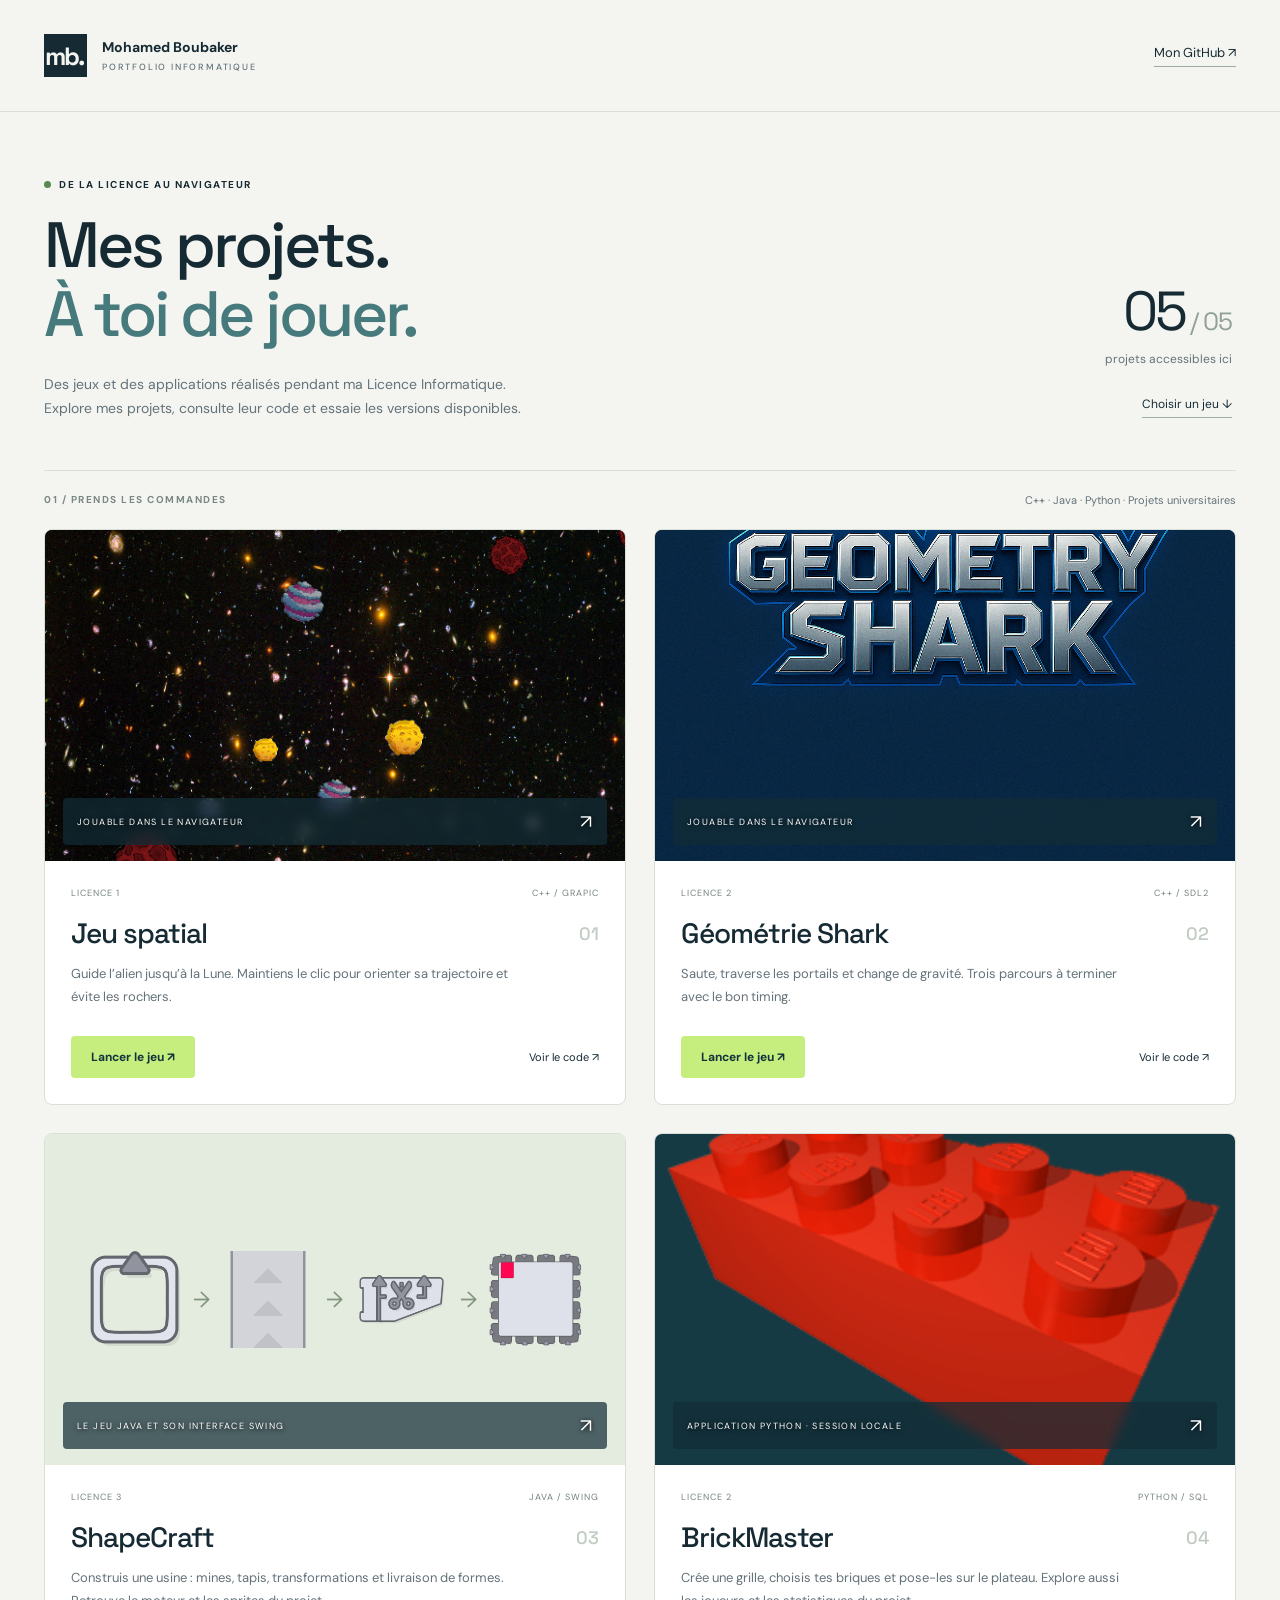
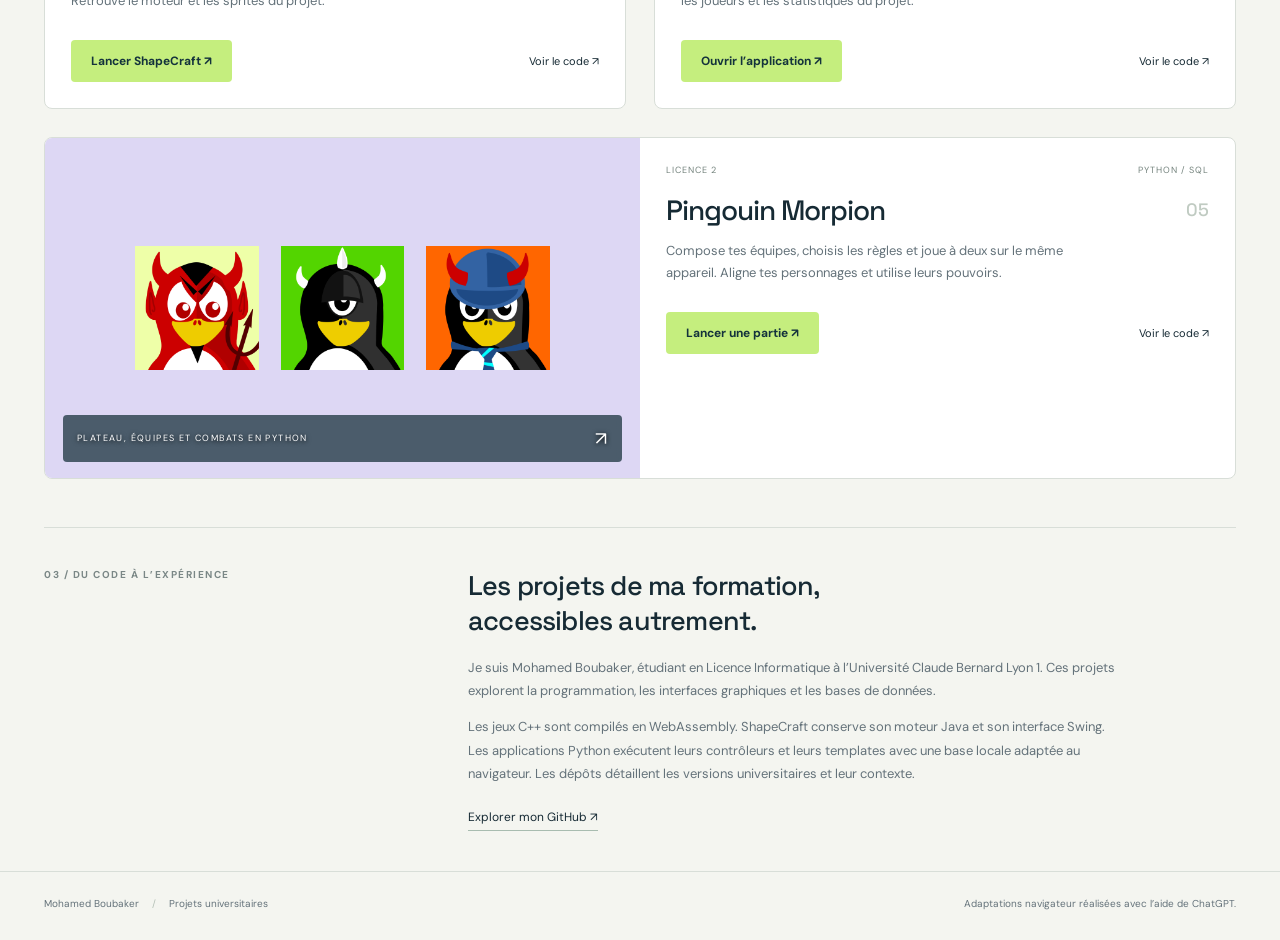
<file: docs/index.html>
<!doctype html>
<html lang="fr"><head><meta charset="utf-8"><meta name="viewport" content="width=device-width,initial-scale=1"><meta name="description" content="Les projets universitaires de Mohamed Boubaker : des jeux et applications C++, Java et Python accessibles dans le navigateur."><title>Mohamed Boubaker · Projets à jouer</title><link rel="stylesheet" href="style.css"></head>
<body class="hub"><header class="top"><a class="identity" href="index.html"><span class="monogram">mb.</span><span>Mohamed Boubaker<small>PORTFOLIO INFORMATIQUE</small></span></a><a class="source-link" href="https://github.com/mohamed-boubaker" target="_blank" rel="noopener">Mon GitHub ↗</a></header>
<main><section class="intro hub-intro"><div><p class="eyebrow"><span></span> DE LA LICENCE AU NAVIGATEUR</p><h1>Mes projets.<br><em>À toi de jouer.</em></h1><p class="description">Des jeux et des applications réalisés pendant ma Licence Informatique.<br>Explore mes projets, consulte leur code et essaie les versions disponibles.</p></div><div class="hub-counter"><strong>05<span>/ 05</span></strong><p>projets accessibles ici</p><a href="#jeux">Choisir un jeu ↓</a></div></section>
<section id="jeux"><div class="catalog-heading"><span class="section-label">01 / PRENDS LES COMMANDES</span><span>C++ · Java · Python · Projets universitaires</span></div><div class="catalog-grid">
<article class="game-card"><a class="card-image space-image" href="spatial/" aria-label="Jouer au jeu spatial"><img src="assets/spatial-capture.png" width="600" height="600" alt="Capture d’origine du jeu spatial : un alien, la Lune et des rochers dans l’espace"><span class="play-badge">JOUABLE DANS LE NAVIGATEUR <b>↗</b></span></a><div class="card-content"><div class="card-meta"><span>LICENCE 1</span><span>C++ / GRAPIC</span></div><h2>Jeu spatial<span>01</span></h2><p>Guide l’alien jusqu’à la Lune. Maintiens le clic pour orienter sa trajectoire et évite les rochers.</p><div class="card-links"><a class="primary" href="spatial/">Lancer le jeu ↗</a><a href="https://github.com/mohamed-boubaker/Licence-1-Project-/tree/main/jeu-spatial-cpp-grapic" target="_blank" rel="noopener">Voir le code ↗</a></div></div></article>
<article class="game-card"><a class="card-image shark-image" href="shark.html" aria-label="Jouer à Géométrie Shark"><img src="assets/menu_background.png" width="800" height="600" alt="Graphisme du menu original de Géométrie Shark"><span class="play-badge">JOUABLE DANS LE NAVIGATEUR <b>↗</b></span></a><div class="card-content"><div class="card-meta"><span>LICENCE 2</span><span>C++ / SDL2</span></div><h2>Géométrie Shark<span>02</span></h2><p>Saute, traverse les portails et change de gravité. Trois parcours à terminer avec le bon timing.</p><div class="card-links"><a class="primary" href="shark.html">Lancer le jeu ↗</a><a href="https://github.com/mohamed-boubaker/Licence-2-Project--/tree/main/geometrie-shark-cpp" target="_blank" rel="noopener">Voir le code ↗</a></div></div></article>

<article class="game-card"><a class="card-image factory-art" href="shapecraft/" aria-label="Lancer ShapeCraft"><span class="factory-icons"><img src="assets/shapecraft-miner.png" alt="Mine"><span>→</span><img src="assets/shapecraft-belt_top.png" alt="Tapis"><span>→</span><img src="assets/shapecraft-cutter.png" alt="Coupeur"><span>→</span><img src="assets/shapecraft-hub.png" alt="Livraison"></span><span class="play-badge">LE JEU JAVA ET SON INTERFACE SWING <b>↗</b></span></a><div class="card-content"><div class="card-meta"><span>LICENCE 3</span><span>JAVA / SWING</span></div><h2>ShapeCraft<span>03</span></h2><p>Construis une usine : mines, tapis, transformations et livraison de formes. Retrouve le moteur et les sprites du projet.</p><div class="card-links"><a class="primary" href="shapecraft/">Lancer ShapeCraft ↗</a><a href="https://github.com/mohamed-boubaker/Licence-3-Project----/tree/main/shapecraft-java" target="_blank" rel="noopener">Voir le code ↗</a></div></div></article>
<article class="game-card"><a class="card-image bricks-art" href="brickmaster/" aria-label="Ouvrir BrickMaster"><img src="brickmaster/static/img/legos.png" alt="Pièces de construction issues du projet BrickMaster"><span class="play-badge">APPLICATION PYTHON · SESSION LOCALE <b>↗</b></span></a><div class="card-content"><div class="card-meta"><span>LICENCE 2</span><span>PYTHON / SQL</span></div><h2>BrickMaster<span>04</span></h2><p>Crée une grille, choisis tes briques et pose-les sur le plateau. Explore aussi les joueurs et les statistiques du projet.</p><div class="card-links"><a class="primary" href="brickmaster/">Ouvrir l’application ↗</a><a href="https://github.com/mohamed-boubaker/Licence-2-Project--/tree/main/brickmaster-web" target="_blank" rel="noopener">Voir le code ↗</a></div></div></article>
<article class="game-card"><a class="card-image penguins-art" href="morpion/" aria-label="Ouvrir Pingouin Morpion"><span class="penguin-icons"><img src="morpion/static/img/t1.png" alt="Personnage du projet"><img src="morpion/static/img/t2.png" alt="Personnage du projet"><img src="morpion/static/img/t3.png" alt="Personnage du projet"></span><span class="play-badge">PLATEAU, ÉQUIPES ET COMBATS EN PYTHON <b>↗</b></span></a><div class="card-content"><div class="card-meta"><span>LICENCE 2</span><span>PYTHON / SQL</span></div><h2>Pingouin Morpion<span>05</span></h2><p>Compose tes équipes, choisis les règles et joue à deux sur le même appareil. Aligne tes personnages et utilise leurs pouvoirs.</p><div class="card-links"><a class="primary" href="morpion/">Lancer une partie ↗</a><a href="https://github.com/mohamed-boubaker/Licence-2-Project--/tree/main/pingouin-morpion" target="_blank" rel="noopener">Voir le code ↗</a></div></div></article>
</div></section>
<section class="about"><span class="section-label">03 / DU CODE À L’EXPÉRIENCE</span><div><h2>Les projets de ma formation,<br>accessibles autrement.</h2><p>Je suis Mohamed Boubaker, étudiant en Licence Informatique à l’Université Claude Bernard Lyon 1. Ces projets explorent la programmation, les interfaces graphiques et les bases de données.</p><p>Les jeux C++ sont compilés en WebAssembly. ShapeCraft conserve son moteur Java et son interface Swing. Les applications Python exécutent leurs contrôleurs et leurs templates avec une base locale adaptée au navigateur. Les dépôts détaillent les versions universitaires et leur contexte.</p><a href="https://github.com/mohamed-boubaker" target="_blank" rel="noopener">Explorer mon GitHub ↗</a></div></section></main>
<footer><span>Mohamed Boubaker <span class="footer-dot">/</span> Projets universitaires</span><span>Adaptations navigateur réalisées avec l’aide de ChatGPT.</span></footer></body></html>
</file>
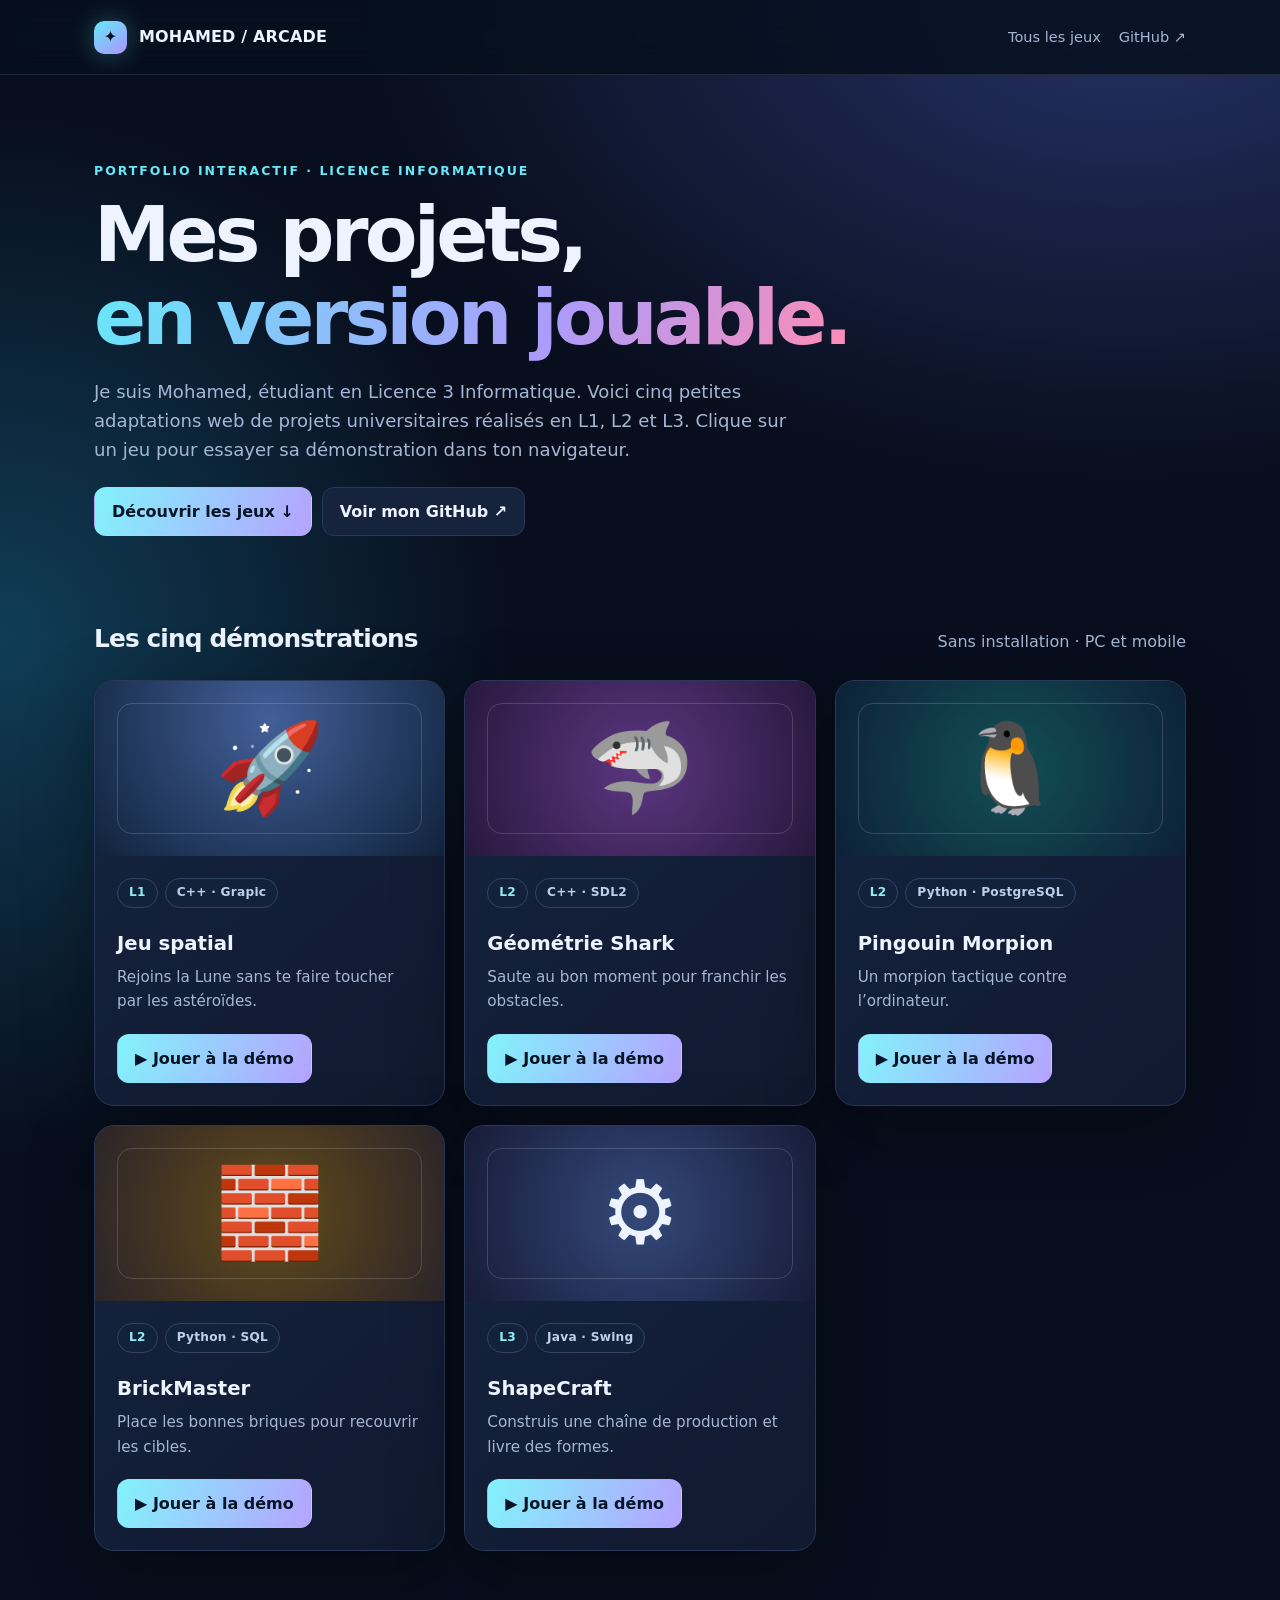
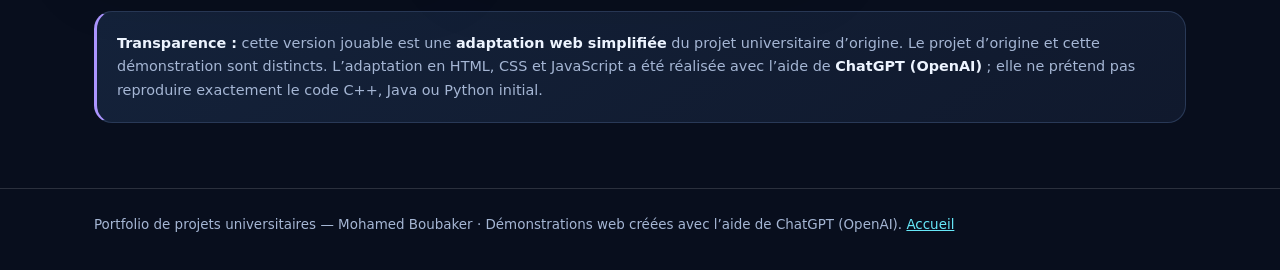
<file: Portfolio_Jeux_Web_Mohamed/index.html>
<!doctype html><html lang="fr"><head><meta charset="utf-8"><meta name="viewport" content="width=device-width,initial-scale=1"><meta name="description" content="Portfolio de démonstrations web jouables des projets universitaires de Mohamed Boubaker"><title>Arcade · Projets de Mohamed Boubaker</title><link rel="stylesheet" href="assets/style.css"></head><body><header class="topbar"><div class="wrap nav"><a class="brand" href="index.html"><span class="brand-mark">✦</span>MOHAMED / ARCADE</a><nav class="navlinks" aria-label="Navigation"><a href="index.html">Tous les jeux</a><a href="https://github.com/mohamed-boubaker" target="_blank" rel="noopener">GitHub ↗</a></nav></div></header><main class="wrap"><div class="hero"><span class="eyebrow">PORTFOLIO INTERACTIF · LICENCE INFORMATIQUE</span><h1>Mes projets,<br><span>en version jouable.</span></h1><p class="lead">Je suis Mohamed, étudiant en Licence 3 Informatique. Voici cinq petites adaptations web de projets universitaires réalisés en L1, L2 et L3. Clique sur un jeu pour essayer sa démonstration dans ton navigateur.</p><div class="button-row"><a class="btn primary" href="#projets">Découvrir les jeux ↓</a><a class="btn" href="https://github.com/mohamed-boubaker" target="_blank" rel="noopener">Voir mon GitHub ↗</a></div></div><section id="projets"><div class="section-heading"><h2>Les cinq démonstrations</h2><span class="muted">Sans installation · PC et mobile</span></div><div class="grid-cards"><article class="project"><div class="project-art" aria-hidden="true">🚀</div><div class="project-body"><div class="tag-row"><span class="meta">L1</span><span class="tag">C++ · Grapic</span></div><h3>Jeu spatial</h3><p>Rejoins la Lune sans te faire toucher par les astéroïdes.</p><a class="btn primary" href="spatial.html">▶ Jouer à la démo</a></div></article><article class="project"><div class="project-art" aria-hidden="true">🦈</div><div class="project-body"><div class="tag-row"><span class="meta">L2</span><span class="tag">C++ · SDL2</span></div><h3>Géométrie Shark</h3><p>Saute au bon moment pour franchir les obstacles.</p><a class="btn primary" href="shark.html">▶ Jouer à la démo</a></div></article><article class="project"><div class="project-art" aria-hidden="true">🐧</div><div class="project-body"><div class="tag-row"><span class="meta">L2</span><span class="tag">Python · PostgreSQL</span></div><h3>Pingouin Morpion</h3><p>Un morpion tactique contre l’ordinateur.</p><a class="btn primary" href="morpion.html">▶ Jouer à la démo</a></div></article><article class="project"><div class="project-art" aria-hidden="true">🧱</div><div class="project-body"><div class="tag-row"><span class="meta">L2</span><span class="tag">Python · SQL</span></div><h3>BrickMaster</h3><p>Place les bonnes briques pour recouvrir les cibles.</p><a class="btn primary" href="brickmaster.html">▶ Jouer à la démo</a></div></article><article class="project"><div class="project-art" aria-hidden="true">⚙️</div><div class="project-body"><div class="tag-row"><span class="meta">L3</span><span class="tag">Java · Swing</span></div><h3>ShapeCraft</h3><p>Construis une chaîne de production et livre des formes.</p><a class="btn primary" href="shapecraft.html">▶ Jouer à la démo</a></div></article></div></section><section class="notice"><p><b>Transparence :</b> cette version jouable est une <b>adaptation web simplifiée</b> du projet universitaire d’origine. Le projet d’origine et cette démonstration sont distincts. L’adaptation en HTML, CSS et JavaScript a été réalisée avec l’aide de <b>ChatGPT (OpenAI)</b> ; elle ne prétend pas reproduire exactement le code C++, Java ou Python initial.</p></section></main><footer class="footer"><div class="wrap">Portfolio de projets universitaires — Mohamed Boubaker · Démonstrations web créées avec l’aide de ChatGPT (OpenAI). <a href="index.html">Accueil</a></div></footer></body></html>
</file>
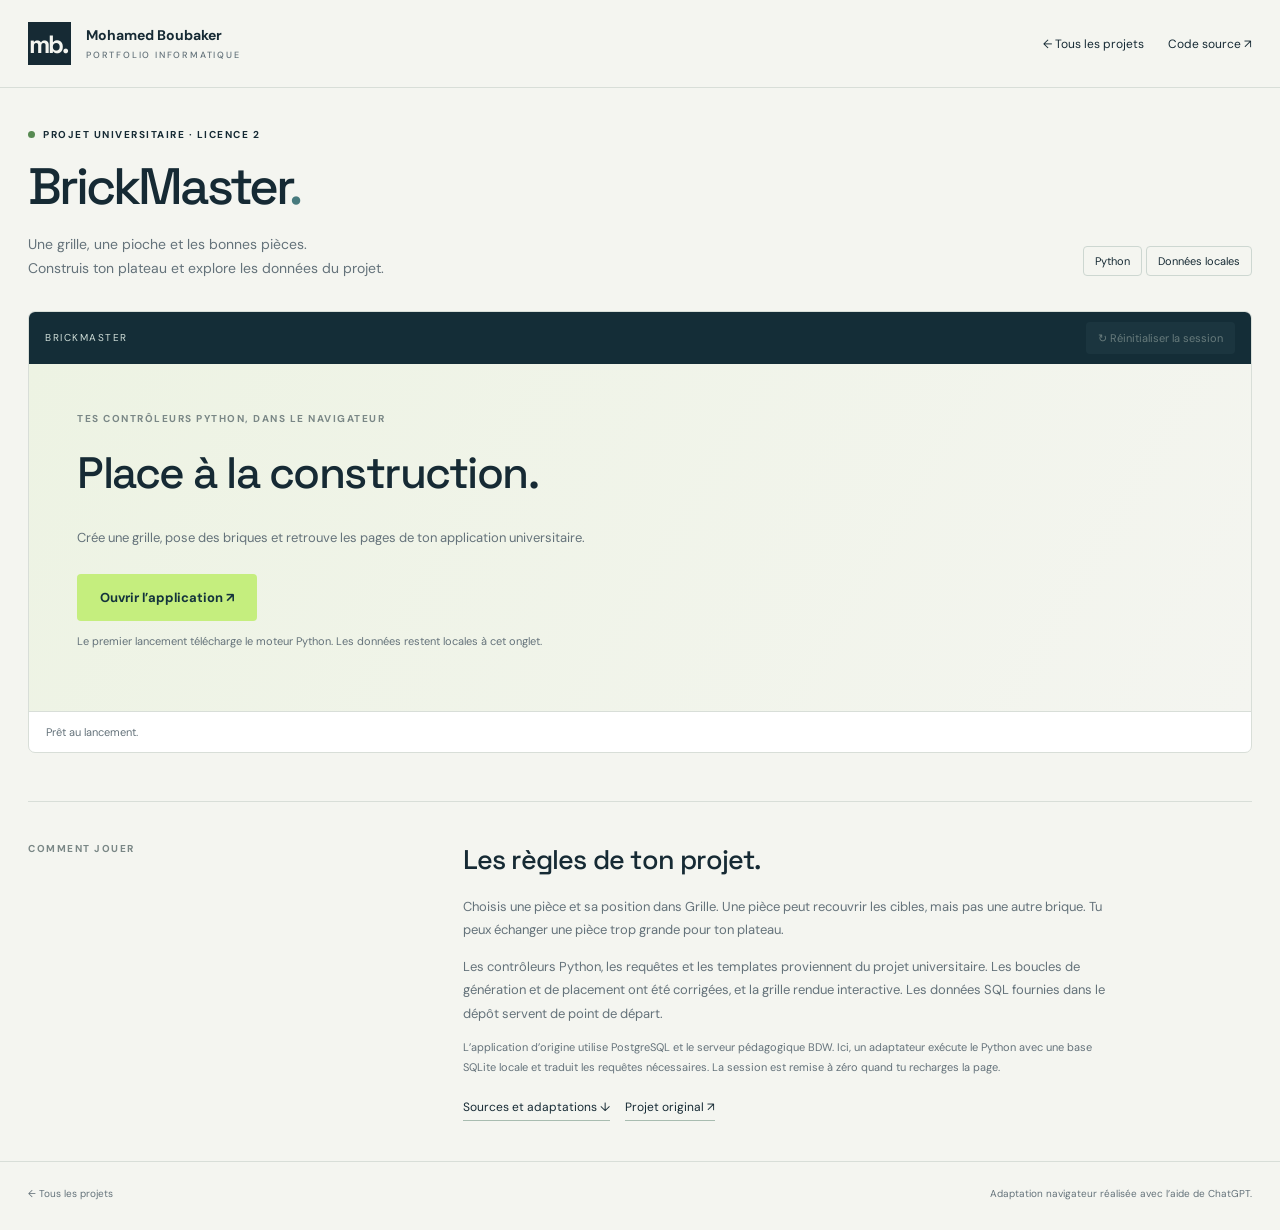
<file: docs/brickmaster/index.html>
<!doctype html><html lang="fr"><head><meta charset="utf-8"><meta name="viewport" content="width=device-width,initial-scale=1"><title>BrickMaster · Mohamed Boubaker</title><meta name="description" content="BrickMaster, le projet Python universitaire de Mohamed Boubaker, accessible dans le navigateur."><link rel="stylesheet" href="../style.css"></head><body class="application-page">
 <header class="top"><a class="identity" href="../index.html"><span class="monogram">mb.</span><span>Mohamed Boubaker<small>PORTFOLIO INFORMATIQUE</small></span></a><nav class="page-nav"><a href="../index.html">← Tous les projets</a><a href="https://github.com/mohamed-boubaker/Licence-2-Project--/tree/main/brickmaster-web" target="_blank" rel="noopener">Code source ↗</a></nav></header><main><div class="intro"><div><p class="eyebrow"><span></span> PROJET UNIVERSITAIRE · LICENCE 2</p><h1>BrickMaster<em>.</em></h1><p class="description">Une grille, une pioche et les bonnes pièces.<br>Construis ton plateau et explore les données du projet.</p></div><div class="tech"><span>Python</span><span>Données locales</span></div></div>
 <section class="application-shell"><div class="application-bar"><span>BRICKMASTER</span><div><button id="reset" disabled>↻ Réinitialiser la session</button></div></div>
 <div id="runtime-cover" class="runtime-cover"><span class="section-label">TES CONTRÔLEURS PYTHON, DANS LE NAVIGATEUR</span><h2>Place à la construction.</h2><p>Crée une grille, pose des briques et retrouve les pages de ton application universitaire.</p><button id="launch" class="primary">Ouvrir l’application ↗</button><p class="load-note">Le premier lancement télécharge le moteur Python. Les données restent locales à cet onglet.</p></div>
 <iframe id="project-frame" title="Application BrickMaster" sandbox="allow-scripts allow-same-origin allow-forms allow-downloads allow-popups allow-popups-to-escape-sandbox" hidden></iframe>
 <div class="application-status"><span id="runtime-status" role="status">Prêt au lancement.</span></div><p id="runtime-error" role="alert" class="runtime-error" hidden></p></section>
 <section class="about"><span class="section-label">COMMENT JOUER</span><div><h2>Les règles de ton projet.</h2><p>Choisis une pièce et sa position dans Grille. Une pièce peut recouvrir les cibles, mais pas une autre brique. Tu peux échanger une pièce trop grande pour ton plateau.</p><p>Les contrôleurs Python, les requêtes et les templates proviennent du projet universitaire. Les boucles de génération et de placement ont été corrigées, et la grille rendue interactive. Les données SQL fournies dans le dépôt servent de point de départ.</p><p class="note">L’application d’origine utilise PostgreSQL et le serveur pédagogique BDW. Ici, un adaptateur exécute le Python avec une base SQLite locale et traduit les requêtes nécessaires. La session est remise à zéro quand tu recharges la page.</p><a href="brickmaster-source.zip" download>Sources et adaptations ↓</a><a href="https://github.com/mohamed-boubaker/Licence-2-Project--/tree/main/brickmaster-web" target="_blank" rel="noopener">Projet original ↗</a></div></section></main><footer><a href="../index.html">← Tous les projets</a><span>Adaptation navigateur réalisée avec l’aide de ChatGPT.</span></footer><noscript>Active JavaScript pour lancer l’application Python.</noscript><script src="../python-runtime/app.js"></script></body></html>
</file>
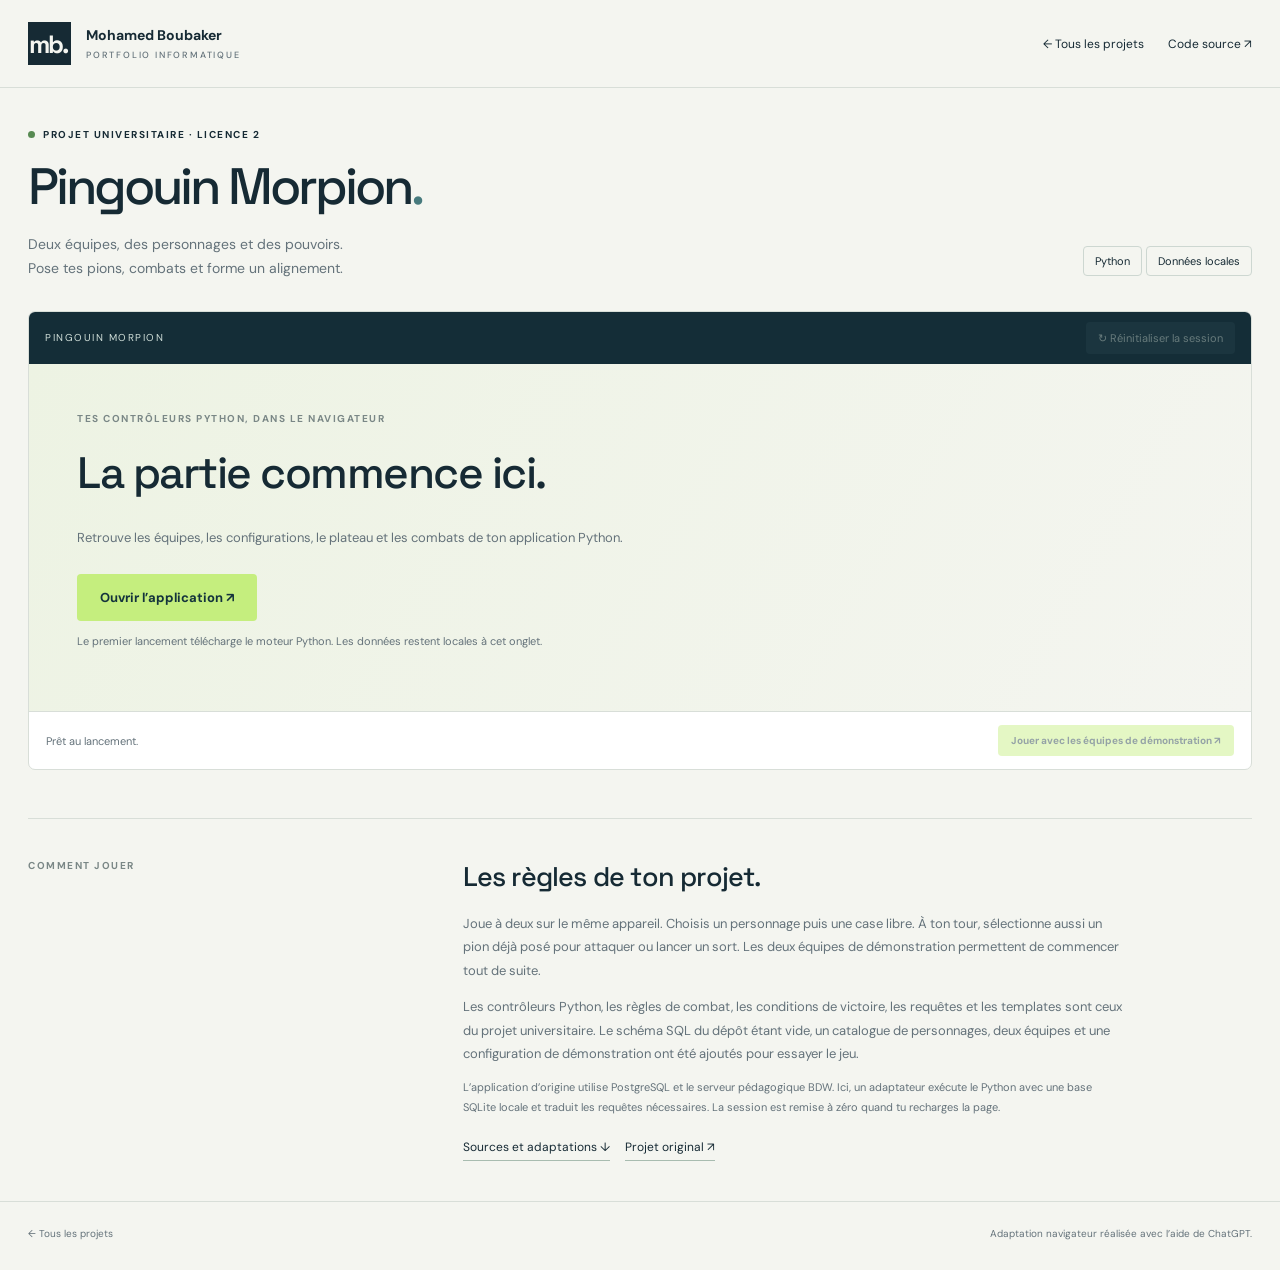
<file: docs/morpion/index.html>
<!doctype html><html lang="fr"><head><meta charset="utf-8"><meta name="viewport" content="width=device-width,initial-scale=1"><title>Pingouin Morpion · Mohamed Boubaker</title><meta name="description" content="Pingouin Morpion, le projet Python universitaire de Mohamed Boubaker, accessible dans le navigateur."><link rel="stylesheet" href="../style.css"></head><body class="application-page">
 <header class="top"><a class="identity" href="../index.html"><span class="monogram">mb.</span><span>Mohamed Boubaker<small>PORTFOLIO INFORMATIQUE</small></span></a><nav class="page-nav"><a href="../index.html">← Tous les projets</a><a href="https://github.com/mohamed-boubaker/Licence-2-Project--/tree/main/pingouin-morpion" target="_blank" rel="noopener">Code source ↗</a></nav></header><main><div class="intro"><div><p class="eyebrow"><span></span> PROJET UNIVERSITAIRE · LICENCE 2</p><h1>Pingouin Morpion<em>.</em></h1><p class="description">Deux équipes, des personnages et des pouvoirs.<br>Pose tes pions, combats et forme un alignement.</p></div><div class="tech"><span>Python</span><span>Données locales</span></div></div>
 <section class="application-shell"><div class="application-bar"><span>PINGOUIN MORPION</span><div><button id="reset" disabled>↻ Réinitialiser la session</button></div></div>
 <div id="runtime-cover" class="runtime-cover"><span class="section-label">TES CONTRÔLEURS PYTHON, DANS LE NAVIGATEUR</span><h2>La partie commence ici.</h2><p>Retrouve les équipes, les configurations, le plateau et les combats de ton application Python.</p><button id="launch" class="primary">Ouvrir l’application ↗</button><p class="load-note">Le premier lancement télécharge le moteur Python. Les données restent locales à cet onglet.</p></div>
 <iframe id="project-frame" title="Application Pingouin Morpion" sandbox="allow-scripts allow-same-origin allow-forms allow-downloads allow-popups allow-popups-to-escape-sandbox" hidden></iframe>
 <div class="application-status"><span id="runtime-status" role="status">Prêt au lancement.</span><button id="quick-play" class="primary" disabled>Jouer avec les équipes de démonstration ↗</button></div><p id="runtime-error" role="alert" class="runtime-error" hidden></p></section>
 <section class="about"><span class="section-label">COMMENT JOUER</span><div><h2>Les règles de ton projet.</h2><p>Joue à deux sur le même appareil. Choisis un personnage puis une case libre. À ton tour, sélectionne aussi un pion déjà posé pour attaquer ou lancer un sort. Les deux équipes de démonstration permettent de commencer tout de suite.</p><p>Les contrôleurs Python, les règles de combat, les conditions de victoire, les requêtes et les templates sont ceux du projet universitaire. Le schéma SQL du dépôt étant vide, un catalogue de personnages, deux équipes et une configuration de démonstration ont été ajoutés pour essayer le jeu.</p><p class="note">L’application d’origine utilise PostgreSQL et le serveur pédagogique BDW. Ici, un adaptateur exécute le Python avec une base SQLite locale et traduit les requêtes nécessaires. La session est remise à zéro quand tu recharges la page.</p><a href="morpion-source.zip" download>Sources et adaptations ↓</a><a href="https://github.com/mohamed-boubaker/Licence-2-Project--/tree/main/pingouin-morpion" target="_blank" rel="noopener">Projet original ↗</a></div></section></main><footer><a href="../index.html">← Tous les projets</a><span>Adaptation navigateur réalisée avec l’aide de ChatGPT.</span></footer><noscript>Active JavaScript pour lancer l’application Python.</noscript><script src="../python-runtime/app.js"></script></body></html>
</file>
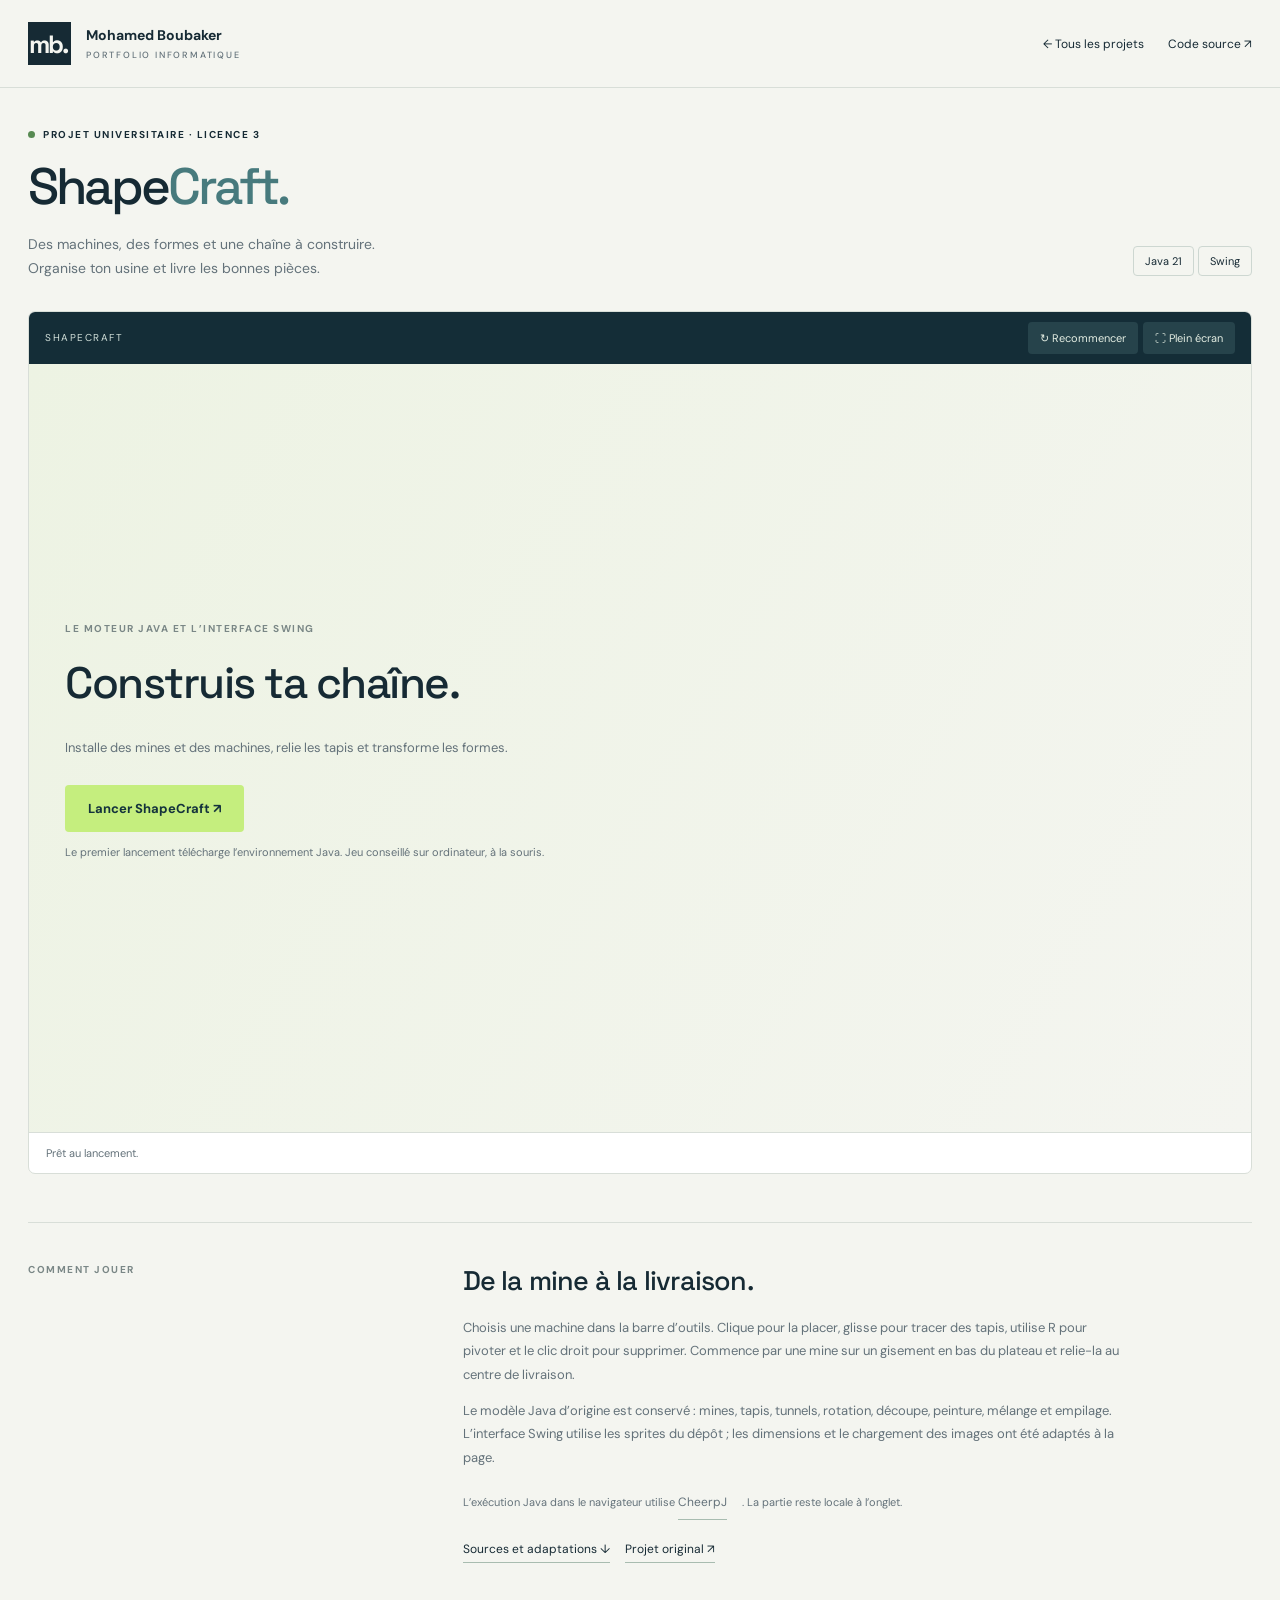
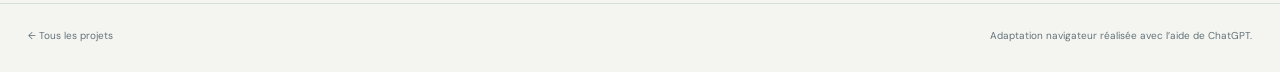
<file: docs/shapecraft/index.html>
<!doctype html><html lang="fr"><head><meta charset="utf-8"><meta name="viewport" content="width=device-width,initial-scale=1"><title>ShapeCraft · Mohamed Boubaker</title><meta name="description" content="ShapeCraft, le projet universitaire Java et Swing de Mohamed Boubaker, dans le navigateur."><link rel="stylesheet" href="../style.css"></head><body class="application-page">
<header class="top"><a class="identity" href="../index.html"><span class="monogram">mb.</span><span>Mohamed Boubaker<small>PORTFOLIO INFORMATIQUE</small></span></a><nav class="page-nav"><a href="../index.html">← Tous les projets</a><a href="https://github.com/mohamed-boubaker/Licence-3-Project----/tree/main/shapecraft-java" target="_blank" rel="noopener">Code source ↗</a></nav></header><main><div class="intro"><div><p class="eyebrow"><span></span> PROJET UNIVERSITAIRE · LICENCE 3</p><h1>Shape<em>Craft.</em></h1><p class="description">Des machines, des formes et une chaîne à construire.<br>Organise ton usine et livre les bonnes pièces.</p></div><div class="tech"><span>Java 21</span><span>Swing</span></div></div>
<section class="application-shell"><div class="application-bar"><span>SHAPECRAFT</span><div><button id="reset">↻ Recommencer</button><button id="fullscreen">⛶ Plein écran</button></div></div><div id="java-viewport"><div id="java-stage"></div><div id="runtime-cover" class="runtime-cover"><span class="section-label">LE MOTEUR JAVA ET L’INTERFACE SWING</span><h2>Construis ta chaîne.</h2><p>Installe des mines et des machines, relie les tapis et transforme les formes.</p><button id="launch" class="primary">Lancer ShapeCraft ↗</button><p class="load-note">Le premier lancement télécharge l’environnement Java. Jeu conseillé sur ordinateur, à la souris.</p></div></div><div class="application-status"><span id="runtime-status" role="status">Prêt au lancement.</span></div></section>
<section class="about"><span class="section-label">COMMENT JOUER</span><div><h2>De la mine à la livraison.</h2><p>Choisis une machine dans la barre d’outils. Clique pour la placer, glisse pour tracer des tapis, utilise R pour pivoter et le clic droit pour supprimer. Commence par une mine sur un gisement en bas du plateau et relie-la au centre de livraison.</p><p>Le modèle Java d’origine est conservé : mines, tapis, tunnels, rotation, découpe, peinture, mélange et empilage. L’interface Swing utilise les sprites du dépôt ; les dimensions et le chargement des images ont été adaptés à la page.</p><p class="note">L’exécution Java dans le navigateur utilise <a href="https://cheerpj.com/" target="_blank" rel="noopener">CheerpJ</a>. La partie reste locale à l’onglet.</p><a href="shapecraft-source.zip" download>Sources et adaptations ↓</a><a href="https://github.com/mohamed-boubaker/Licence-3-Project----/tree/main/shapecraft-java" target="_blank" rel="noopener">Projet original ↗</a></div></section></main><footer><a href="../index.html">← Tous les projets</a><span>Adaptation navigateur réalisée avec l’aide de ChatGPT.</span></footer><noscript>Active JavaScript pour lancer ShapeCraft.</noscript><script src="app.js"></script></body></html>
</file>
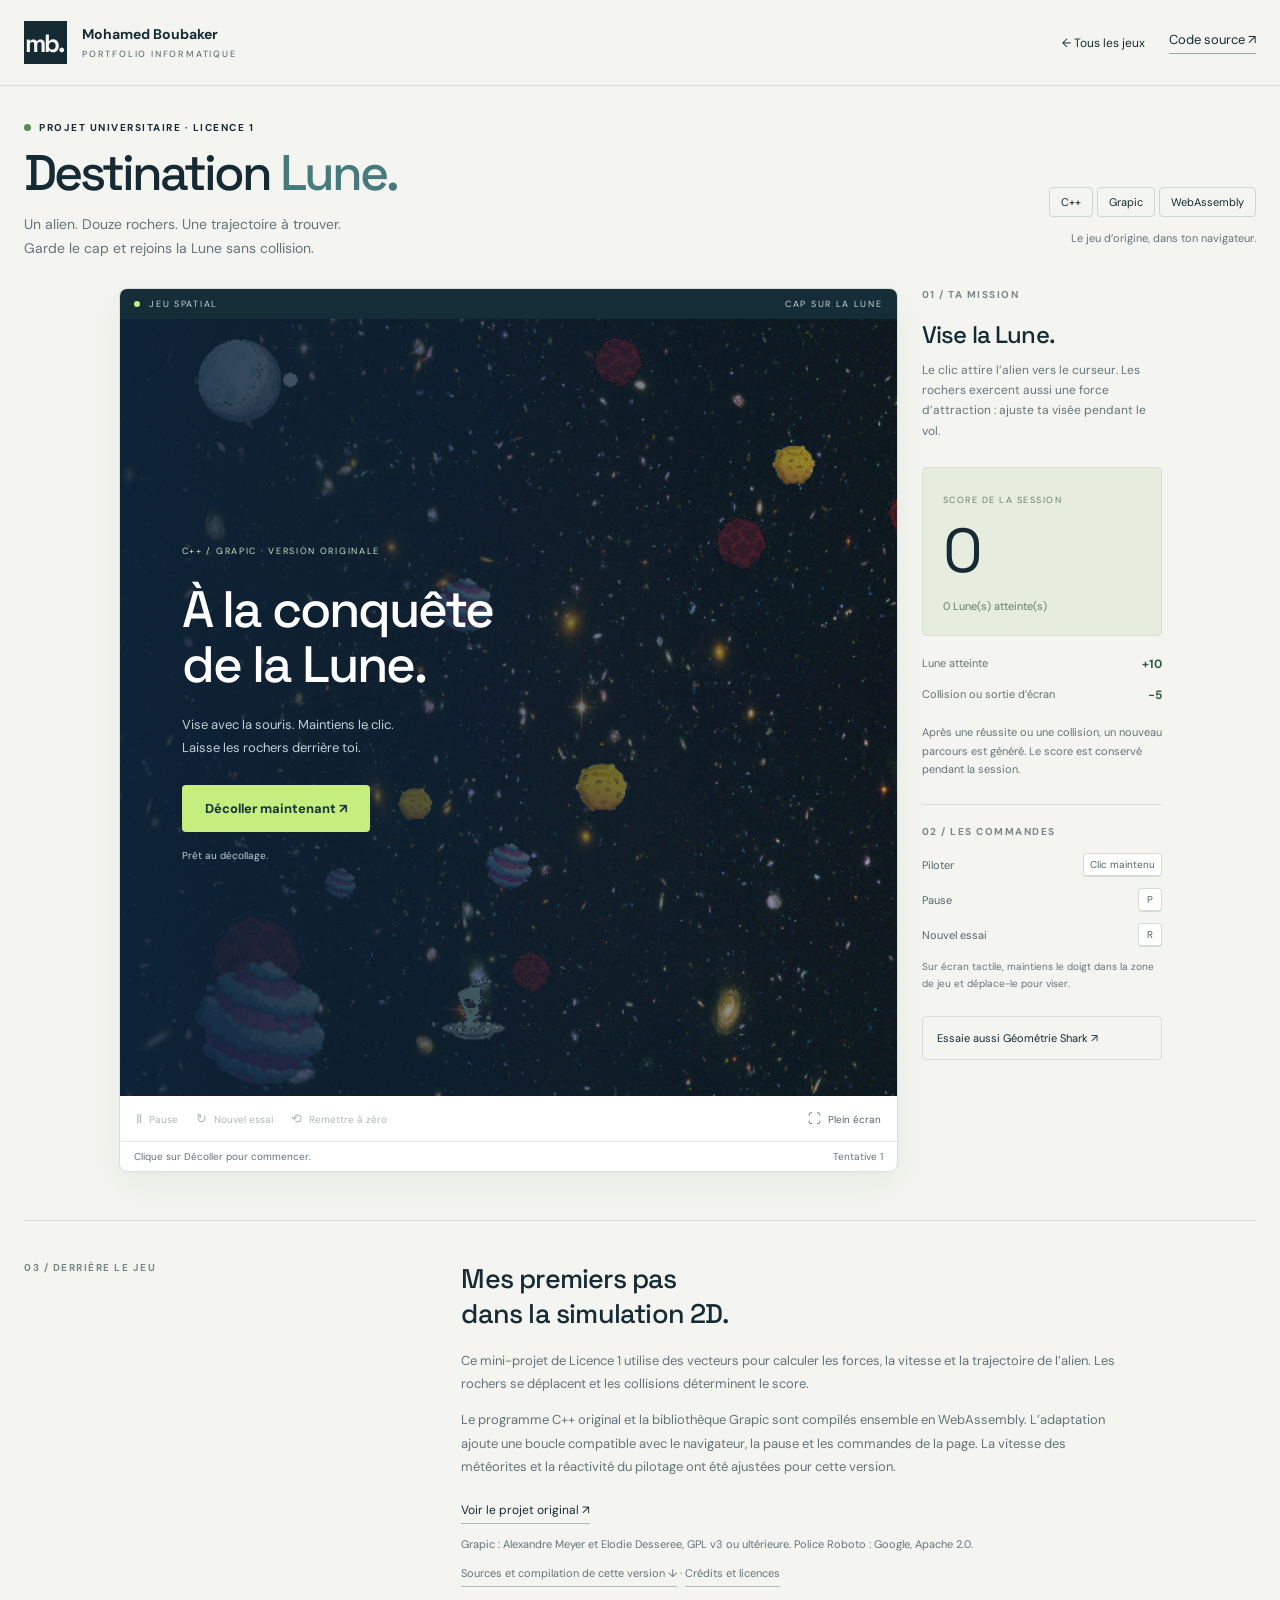
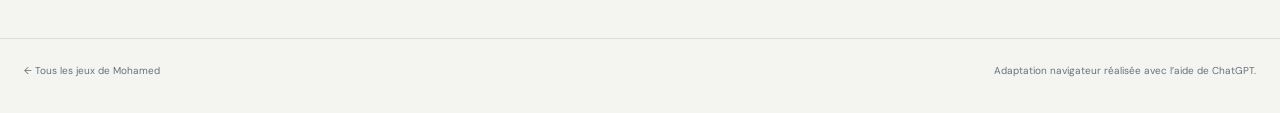
<file: docs/spatial/index.html>
<!doctype html><html lang="fr"><head><meta charset="utf-8"><meta name="viewport" content="width=device-width,initial-scale=1"><meta name="description" content="Le jeu spatial C++ / Grapic original de Mohamed Boubaker, compilé en WebAssembly."><title>Jeu spatial · Mohamed Boubaker</title><link rel="stylesheet" href="../style.css"></head>
<body class="spatial-page"><header class="top"><a class="identity" href="../index.html"><span class="monogram">mb.</span><span>Mohamed Boubaker<small>PORTFOLIO INFORMATIQUE</small></span></a><nav class="page-nav"><a href="../index.html">← Tous les jeux</a><a class="source-link" href="https://github.com/mohamed-boubaker/Licence-1-Project-/tree/main/jeu-spatial-cpp-grapic" target="_blank" rel="noopener">Code source ↗</a></nav></header>
<main><div class="intro"><div><p class="eyebrow"><span></span> PROJET UNIVERSITAIRE · LICENCE 1</p><h1>Destination <em>Lune.</em></h1><p class="description">Un alien. Douze rochers. Une trajectoire à trouver.<br>Garde le cap et rejoins la Lune sans collision.</p></div><div class="tech"><span>C++</span><span>Grapic</span><span>WebAssembly</span><p>Le jeu d’origine, dans ton navigateur.</p></div></div>
<div class="play-layout"><section class="game-panel" aria-label="Jeu spatial"><div class="screen-top"><span><i></i> JEU SPATIAL</span><span>CAP SUR LA LUNE</span></div><div class="viewport" id="viewport"><canvas id="canvas" width="600" height="600" tabindex="0" aria-label="Maintiens le clic ou le doigt et vise vers la Lune pour piloter l’alien."></canvas><div class="cover" id="cover"><div class="cover-content"><span class="cover-tag">C++ / GRAPIC · VERSION ORIGINALE</span><h2>À la conquête<br>de la Lune.</h2><p>Vise avec la souris. Maintiens le clic.<br>Laisse les rochers derrière toi.</p><button id="launch" class="primary" disabled>Chargement du jeu…</button><p id="loading" class="load-status" role="status">Préparation du moteur C++…</p></div></div><div class="pause-overlay" id="pause-overlay" hidden><h2>Mission en pause.</h2><button id="resume" class="primary">Reprendre le vol ↗</button></div></div>
<div class="toolbar"><div><button id="pause" disabled aria-label="Mettre en pause">Ⅱ <span>Pause</span></button><button id="restart" disabled>↻ <span>Nouvel essai</span></button><button id="reset" disabled>⟲ <span>Remettre à zéro</span></button></div><button id="fullscreen" aria-label="Afficher le jeu en plein écran">⛶ <span>Plein écran</span></button></div><div class="game-status"><span id="status-text" role="status">Chargement des images et du moteur…</span><span id="attempt">Tentative 1</span></div></section>
<aside><section class="mission"><div class="section-label">01 / TA MISSION</div><h2>Vise la Lune.</h2><p>Le clic attire l’alien vers le curseur. Les rochers exercent aussi une force d’attraction : ajuste ta visée pendant le vol.</p><div class="score-box"><span>SCORE DE LA SESSION</span><strong id="score">0</strong><small><span id="wins">0</span> Lune(s) atteinte(s)</small></div><div class="scoring"><span>Lune atteinte</span><strong>+10</strong></div><div class="scoring"><span>Collision ou sortie d’écran</span><strong>−5</strong></div><p class="mission-note">Après une réussite ou une collision, un nouveau parcours est généré. Le score est conservé pendant la session.</p></section><section class="controls"><div class="section-label">02 / LES COMMANDES</div><div class="key-row"><span>Piloter</span><kbd>Clic maintenu</kbd></div><div class="key-row"><span>Pause</span><kbd>P</kbd></div><div class="key-row"><span>Nouvel essai</span><kbd>R</kbd></div><p class="touch-note">Sur écran tactile, maintiens le doigt dans la zone de jeu et déplace-le pour viser.</p><a class="other-game" href="../shark.html">Essaie aussi Géométrie Shark ↗</a></section></aside></div>
<section class="about"><span class="section-label">03 / DERRIÈRE LE JEU</span><div><h2>Mes premiers pas<br>dans la simulation 2D.</h2><p>Ce mini-projet de Licence 1 utilise des vecteurs pour calculer les forces, la vitesse et la trajectoire de l’alien. Les rochers se déplacent et les collisions déterminent le score.</p><p>Le programme C++ original et la bibliothèque Grapic sont compilés ensemble en WebAssembly. L’adaptation ajoute une boucle compatible avec le navigateur, la pause et les commandes de la page. La vitesse des météorites et la réactivité du pilotage ont été ajustées pour cette version.</p><a href="https://github.com/mohamed-boubaker/Licence-1-Project-/tree/main/jeu-spatial-cpp-grapic" target="_blank" rel="noopener">Voir le projet original ↗</a><p class="note">Grapic : Alexandre Meyer et Elodie Desseree, GPL v3 ou ultérieure. Police Roboto : Google, Apache 2.0. <a href="spatial-source.zip" download>Sources et compilation de cette version ↓</a> · <a href="credits.txt">Crédits et licences</a></p></div></section></main>
<footer><a href="../index.html">← Tous les jeux de Mohamed</a><span>Adaptation navigateur réalisée avec l’aide de ChatGPT.</span></footer><noscript>Active JavaScript pour charger le moteur WebAssembly et jouer.</noscript><script src="app.js"></script><script async src="spatial.js"></script></body></html>
</file>
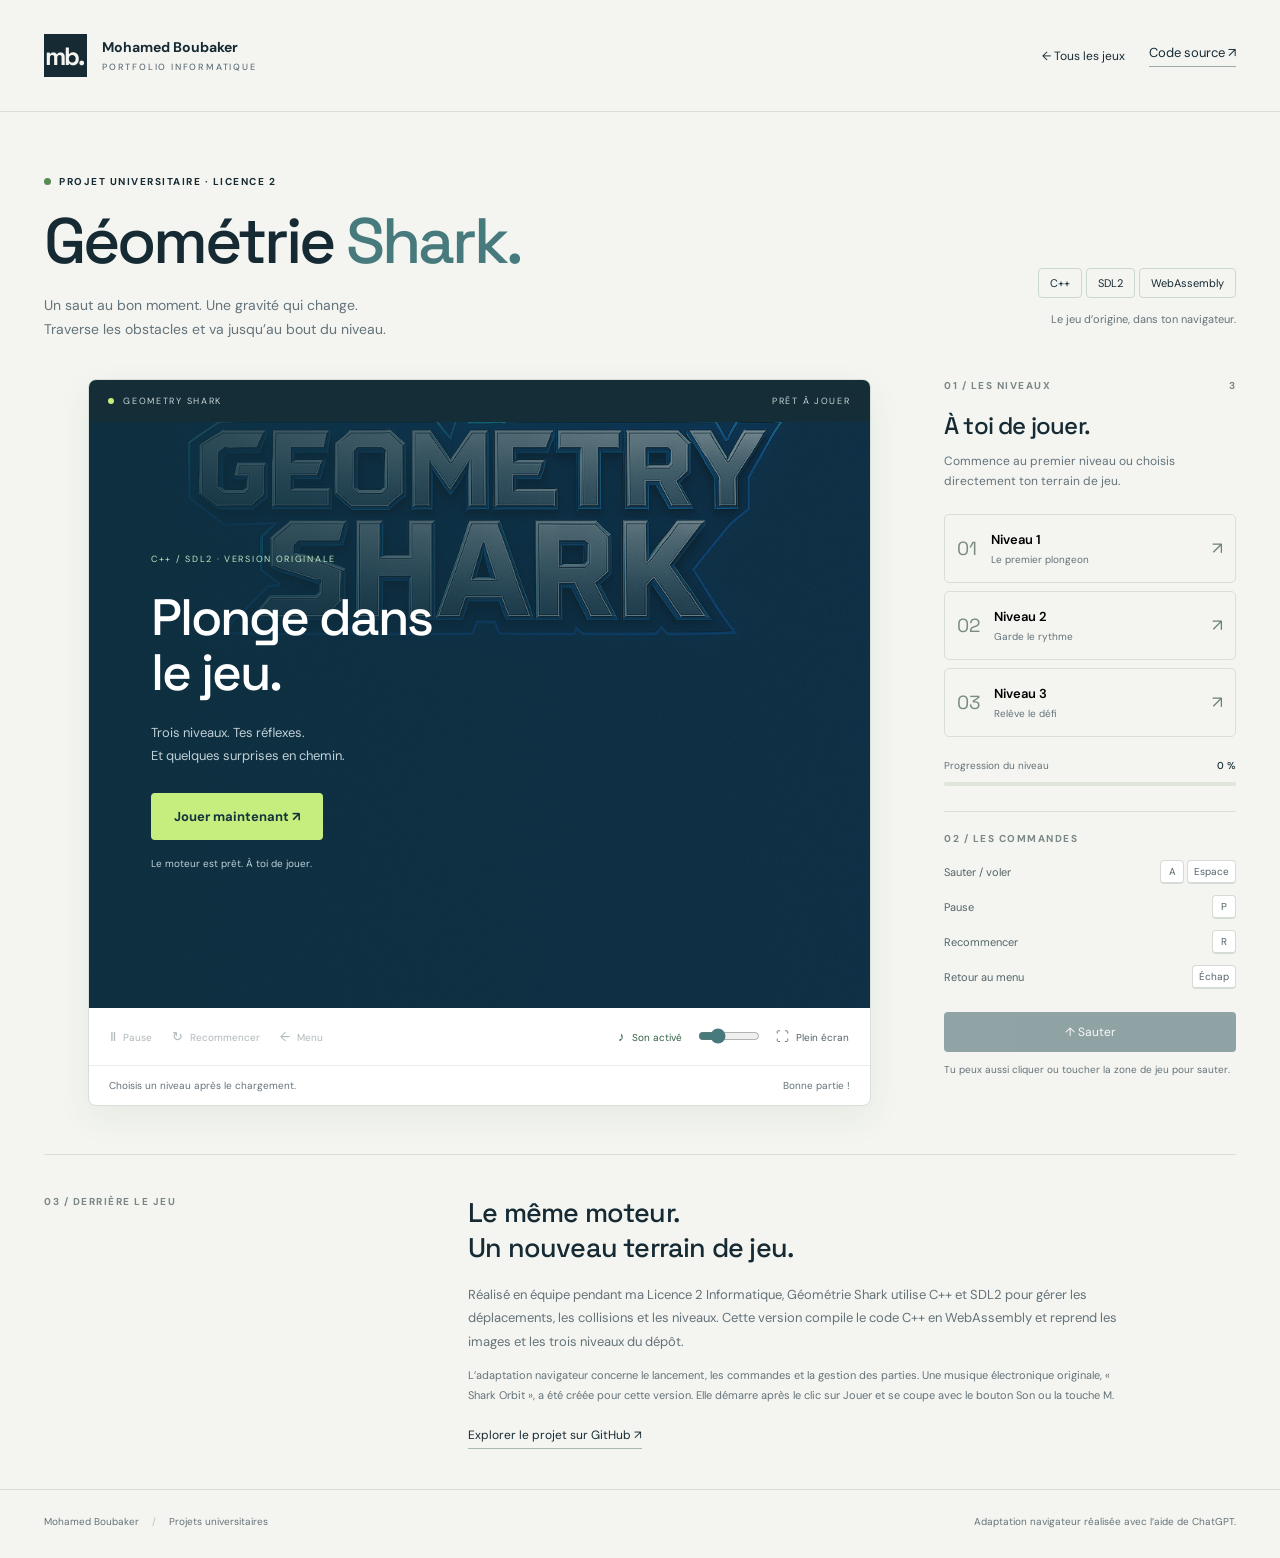
<file: docs/shark.html>
<!doctype html>
<html lang="fr">
<head>
  <meta charset="utf-8"><meta name="viewport" content="width=device-width, initial-scale=1">
  <meta name="description" content="Jouez à Géométrie Shark, le projet universitaire C++ et SDL2 de Mohamed Boubaker, directement dans votre navigateur.">
  <title>Géométrie Shark · Mohamed Boubaker</title>
  <link rel="stylesheet" href="style.css">
</head>
<body class="shark-page">
<header class="top"><a class="identity" href="index.html"><span class="monogram">mb.</span><span>Mohamed Boubaker<small>PORTFOLIO INFORMATIQUE</small></span></a><nav class="page-nav"><a href="index.html">← Tous les jeux</a><a class="source-link" href="https://github.com/mohamed-boubaker/Licence-2-Project--/tree/main/geometrie-shark-cpp" target="_blank" rel="noopener">Code source ↗</a></nav></header>
<main>
  <div class="intro"><div><p class="eyebrow"><span></span> PROJET UNIVERSITAIRE · LICENCE 2</p><h1>Géométrie <em>Shark.</em></h1><p class="description">Un saut au bon moment. Une gravité qui change.<br>Traverse les obstacles et va jusqu’au bout du niveau.</p></div><div class="tech"><span>C++</span><span>SDL2</span><span>WebAssembly</span><p>Le jeu d’origine, dans ton navigateur.</p></div></div>
  <div class="play-layout">
    <section class="game-panel" aria-label="Jeu Géométrie Shark">
      <div class="screen-top"><span><i></i> GEOMETRY SHARK</span><span id="screen-label">PRÊT À JOUER</span></div>
      <div class="viewport" id="viewport">
        <canvas id="canvas" width="800" height="600" tabindex="0" aria-label="Zone de jeu. A, Espace ou flèche du haut pour sauter. Échap pour le menu."></canvas>
        <div class="cover" id="cover"><div class="cover-content"><span class="cover-tag">C++ / SDL2 · VERSION ORIGINALE</span><h2>Plonge dans<br>le jeu.</h2><p>Trois niveaux. Tes réflexes.<br>Et quelques surprises en chemin.</p><button id="launch" class="primary" disabled>Chargement du jeu…</button><p id="loading" class="load-status" role="status">Préparation du moteur C++…</p></div></div>
        <div class="pause-overlay" id="pause-overlay" hidden><h2>Petite pause.</h2><button id="resume" class="primary">Reprendre le jeu ↗</button></div>
        <div class="win" id="win" hidden>Bien joué ! <small>Niveau terminé · Retour au menu dans quelques secondes</small></div>
      </div>
      <div class="toolbar"><div><button id="pause" disabled aria-label="Mettre en pause">Ⅱ <span>Pause</span></button><button id="restart" disabled aria-label="Recommencer le niveau">↻ <span>Recommencer</span></button><button id="menu" disabled>← <span>Menu</span></button></div><div class="sound-controls"><button id="sound" aria-pressed="true" aria-label="Couper la musique (M)">♪ <span>Son activé</span></button><label class="volume-control" for="music-volume"><span>Volume</span><input id="music-volume" type="range" min="0" max="100" step="1" value="28" aria-label="Volume de la musique"></label><button id="fullscreen" aria-label="Afficher le jeu en plein écran">⛶ <span>Plein écran</span></button></div></div>
      <div class="game-status"><span id="status-text" role="status">Choisis un niveau après le chargement.</span><span id="attempt">Bonne partie !</span></div>
    </section>
    <aside>
      <section class="levels"><div class="section-label"><span>01 / LES NIVEAUX</span><span>3</span></div><h2>À toi de jouer.</h2><p>Commence au premier niveau ou choisis directement ton terrain de jeu.</p><div class="level-list"><button class="level" data-level="0" disabled><span class="level-number">01</span><span>Niveau 1<small>Le premier plongeon</small></span><span class="arrow">↗</span></button><button class="level" data-level="1" disabled><span class="level-number">02</span><span>Niveau 2<small>Garde le rythme</small></span><span class="arrow">↗</span></button><button class="level" data-level="2" disabled><span class="level-number">03</span><span>Niveau 3<small>Relève le défi</small></span><span class="arrow">↗</span></button></div><div class="progress-label"><span>Progression du niveau</span><strong id="progress-label">0 %</strong></div><progress id="progress" max="100" value="0" aria-label="Progression du niveau"></progress></section>
      <section class="controls"><div class="section-label">02 / LES COMMANDES</div><div class="key-row"><span>Sauter / voler</span><span><kbd>A</kbd> <kbd>Espace</kbd></span></div><div class="key-row"><span>Pause</span><kbd>P</kbd></div><div class="key-row"><span>Recommencer</span><kbd>R</kbd></div><div class="key-row"><span>Retour au menu</span><kbd>Échap</kbd></div><button id="jump" class="jump" disabled>↑ Sauter</button><p class="touch-note">Tu peux aussi cliquer ou toucher la zone de jeu pour sauter.</p></section>
    </aside>
  </div>
  <section class="about"><span class="section-label">03 / DERRIÈRE LE JEU</span><div><h2>Le même moteur.<br>Un nouveau terrain de jeu.</h2><p>Réalisé en équipe pendant ma Licence 2 Informatique, Géométrie Shark utilise C++ et SDL2 pour gérer les déplacements, les collisions et les niveaux. Cette version compile le code C++ en WebAssembly et reprend les images et les trois niveaux du dépôt.</p><p class="note">L’adaptation navigateur concerne le lancement, les commandes et la gestion des parties. Une musique électronique originale, « Shark Orbit », a été créée pour cette version. Elle démarre après le clic sur Jouer et se coupe avec le bouton Son ou la touche M.</p><a href="https://github.com/mohamed-boubaker/Licence-2-Project--/tree/main/geometrie-shark-cpp" target="_blank" rel="noopener">Explorer le projet sur GitHub ↗</a></div></section>
</main>
<footer><span>Mohamed Boubaker <span class="footer-dot">/</span> Projets universitaires</span><span>Adaptation navigateur réalisée avec l’aide de ChatGPT.</span></footer>
<noscript>Active JavaScript pour charger le moteur WebAssembly et jouer.</noscript>
<script src="music.js"></script>
<script src="app.js"></script>
<script async src="shark.js"></script>
</body></html>
</file>
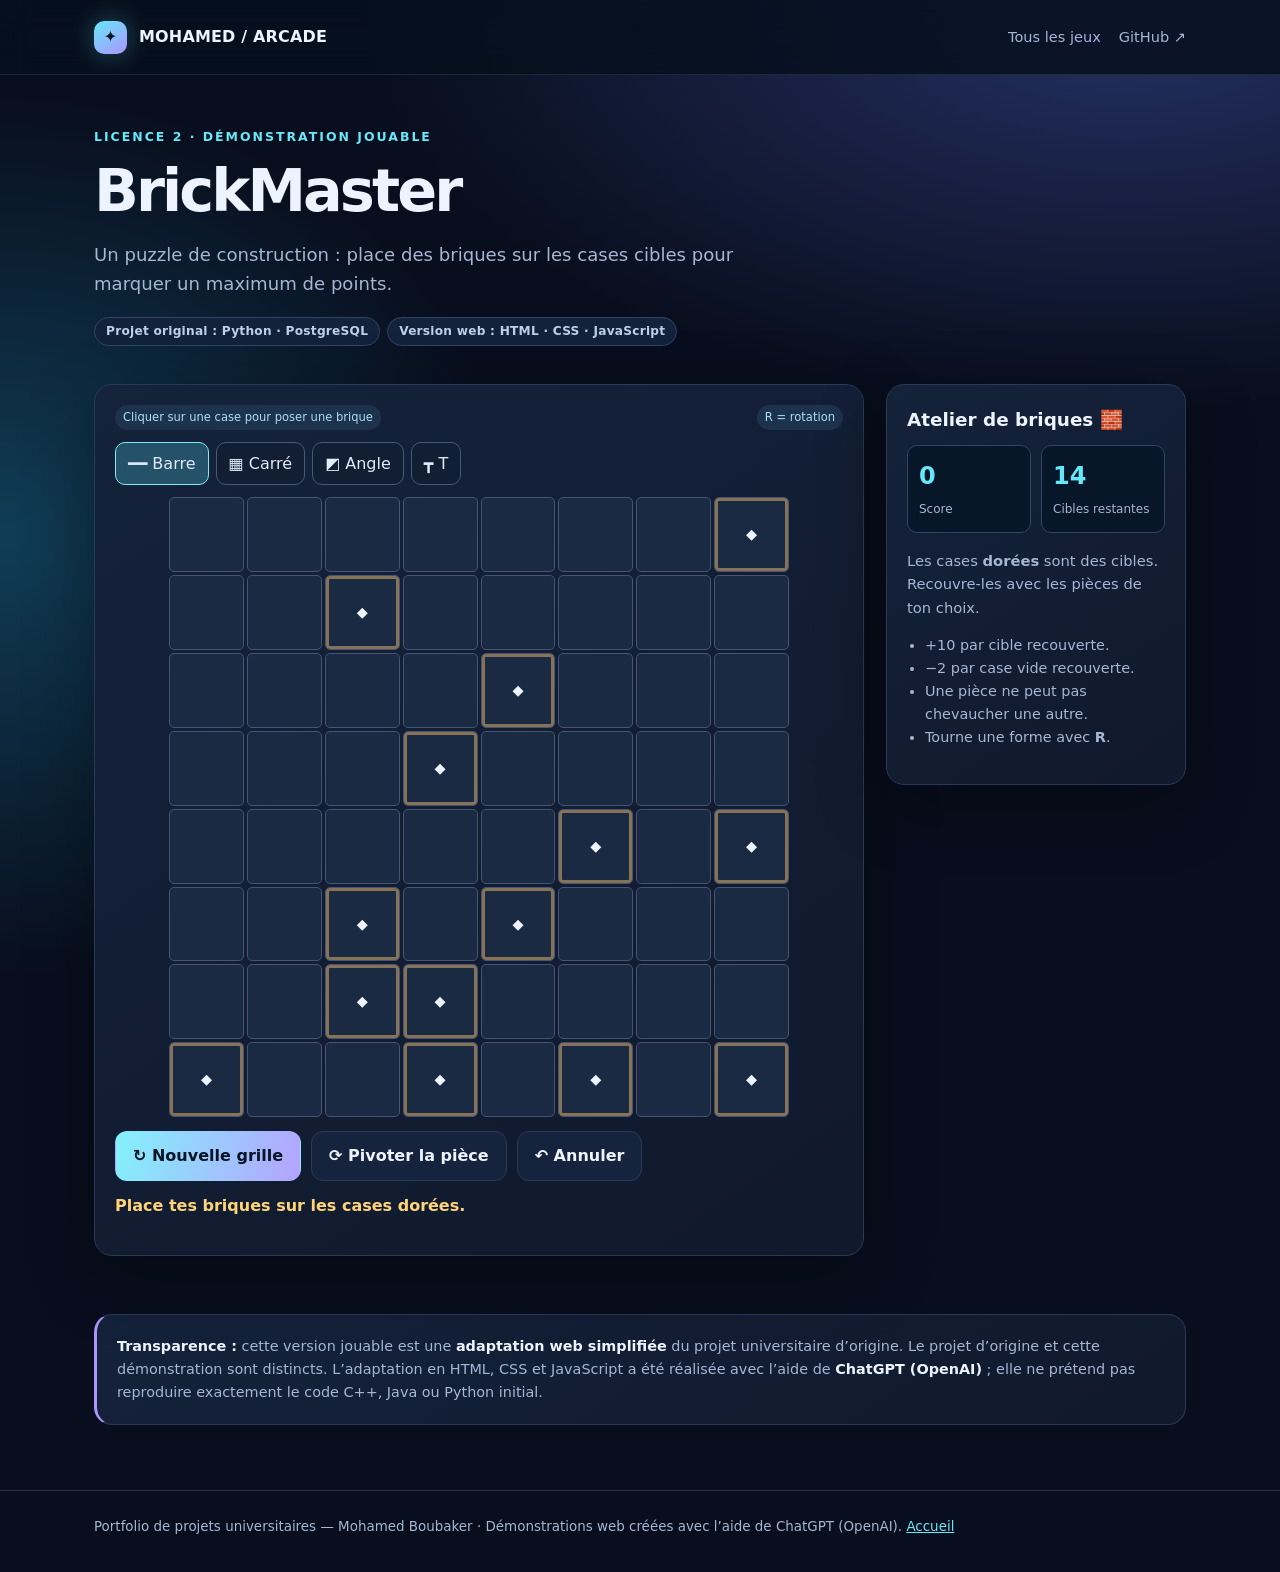
<file: Portfolio_Jeux_Web_Mohamed/brickmaster.html>
<!doctype html><html lang="fr"><head><meta charset="utf-8"><meta name="viewport" content="width=device-width,initial-scale=1"><meta name="description" content="Démo web interactive de BrickMaster — portfolio de Mohamed Boubaker"><title>BrickMaster · Arcade Mohamed</title><link rel="stylesheet" href="assets/style.css"></head><body><header class="topbar"><div class="wrap nav"><a class="brand" href="index.html"><span class="brand-mark">✦</span>MOHAMED / ARCADE</a><nav class="navlinks" aria-label="Navigation"><a href="index.html">Tous les jeux</a><a href="https://github.com/mohamed-boubaker" target="_blank" rel="noopener">GitHub ↗</a></nav></div></header><main class="wrap"><div class="gamehead"><span class="eyebrow">LICENCE 2 · Démonstration jouable</span><h1>BrickMaster</h1><p class="lead">Un puzzle de construction : place des briques sur les cases cibles pour marquer un maximum de points.</p><div class="tag-row"><span class="tag">Projet original : Python · PostgreSQL</span><span class="tag">Version web : HTML · CSS · JavaScript</span></div></div><div class="game-layout"><section class="game-panel"><div class="row-info"><span class="pill">Cliquer sur une case pour poser une brique</span><span class="pill">R = rotation</span></div><div class="palettes" id="brick-palette" role="group" aria-label="Formes de briques"><button class="palette-btn active" data-shape="line">━━ Barre</button><button class="palette-btn" data-shape="square">▦ Carré</button><button class="palette-btn" data-shape="angle">◩ Angle</button><button class="palette-btn" data-shape="tee">┳ T</button></div><div id="brick-board" class="board brick-board" role="group" aria-label="Grille de construction"></div><div class="action-row"><button class="btn primary" id="brick-new">↻ Nouvelle grille</button><button class="btn" id="brick-rotate">⟳ Pivoter la pièce</button><button class="btn" id="brick-undo">↶ Annuler</button></div><p id="brick-status" class="status" aria-live="polite">Sélectionne une forme et place-la sur les cases orange.</p></section><aside class="side-panel"><h2>Atelier de briques 🧱</h2><div class="statgrid"><div class="stat"><strong id="brick-score">0</strong><span>Score</span></div><div class="stat"><strong id="brick-left">0</strong><span>Cibles restantes</span></div></div><p>Les cases <b>dorées</b> sont des cibles. Recouvre-les avec les pièces de ton choix.</p><ul><li>+10 par cible recouverte.</li><li>−2 par case vide recouverte.</li><li>Une pièce ne peut pas chevaucher une autre.</li><li>Tourne une forme avec <b>R</b>.</li></ul></aside></div><section class="notice"><p><b>Transparence :</b> cette version jouable est une <b>adaptation web simplifiée</b> du projet universitaire d’origine. Le projet d’origine et cette démonstration sont distincts. L’adaptation en HTML, CSS et JavaScript a été réalisée avec l’aide de <b>ChatGPT (OpenAI)</b> ; elle ne prétend pas reproduire exactement le code C++, Java ou Python initial.</p></section></main><footer class="footer"><div class="wrap">Portfolio de projets universitaires — Mohamed Boubaker · Démonstrations web créées avec l’aide de ChatGPT (OpenAI). <a href="index.html">Accueil</a></div></footer><script src="js/brickmaster.js" defer></script></body></html>
</file>
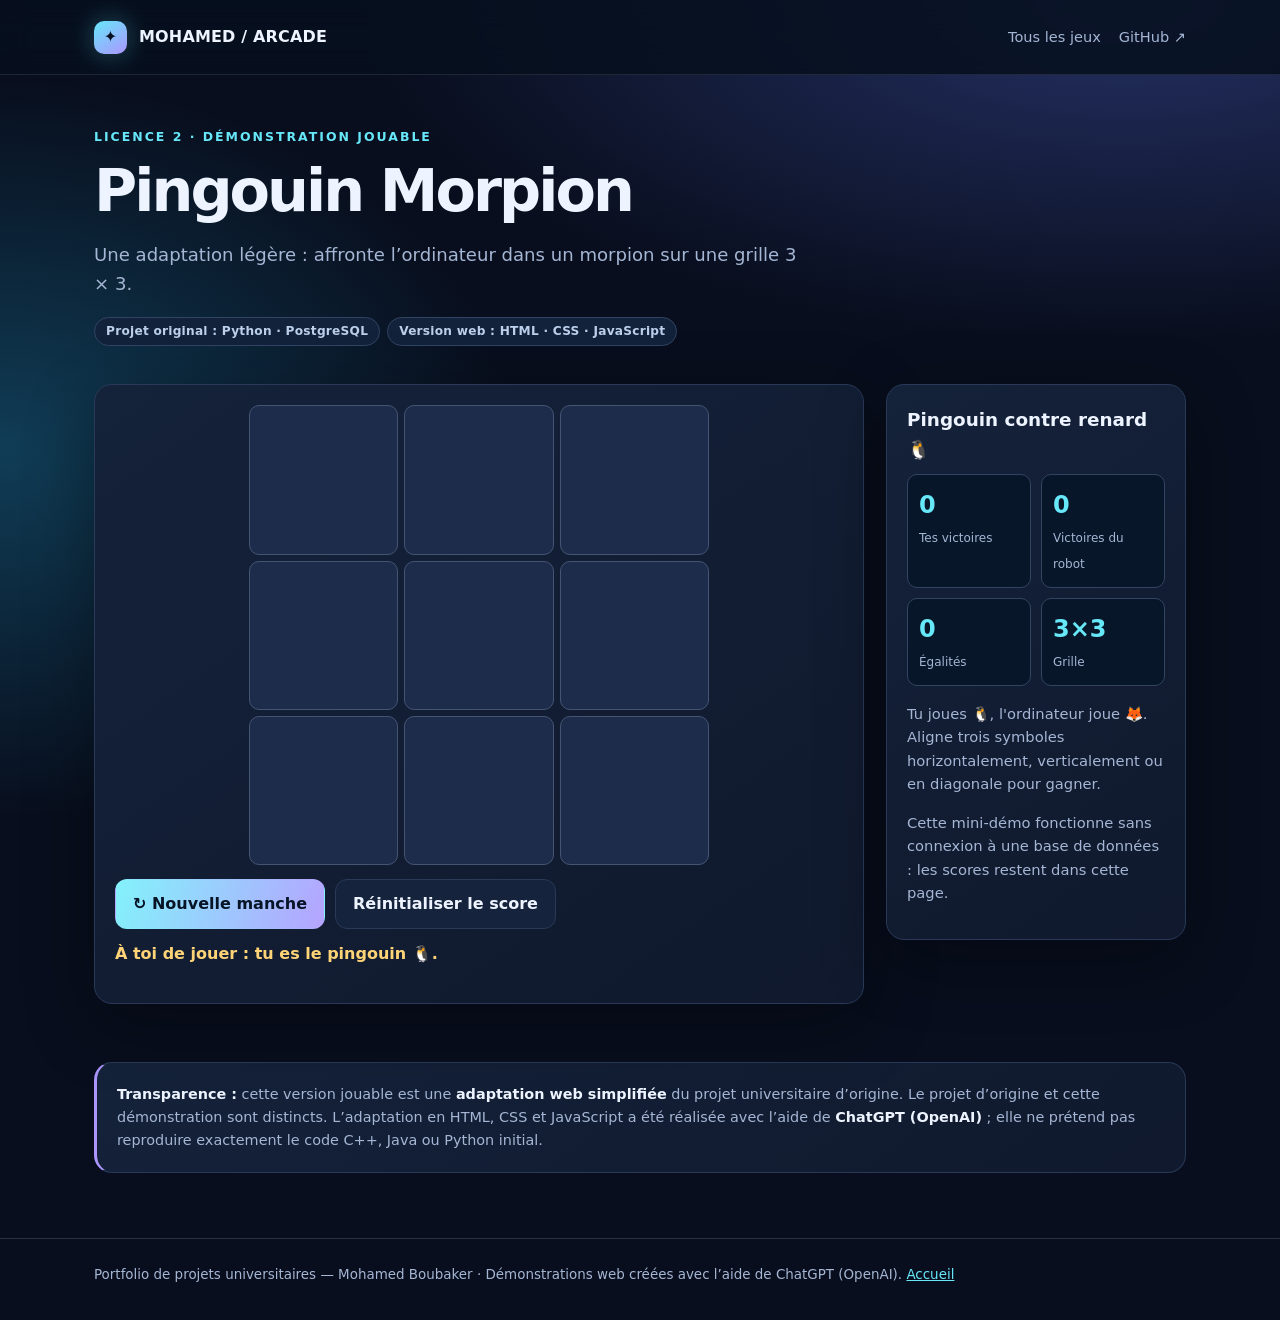
<file: Portfolio_Jeux_Web_Mohamed/morpion.html>
<!doctype html><html lang="fr"><head><meta charset="utf-8"><meta name="viewport" content="width=device-width,initial-scale=1"><meta name="description" content="Démo web interactive de Pingouin Morpion — portfolio de Mohamed Boubaker"><title>Pingouin Morpion · Arcade Mohamed</title><link rel="stylesheet" href="assets/style.css"></head><body><header class="topbar"><div class="wrap nav"><a class="brand" href="index.html"><span class="brand-mark">✦</span>MOHAMED / ARCADE</a><nav class="navlinks" aria-label="Navigation"><a href="index.html">Tous les jeux</a><a href="https://github.com/mohamed-boubaker" target="_blank" rel="noopener">GitHub ↗</a></nav></div></header><main class="wrap"><div class="gamehead"><span class="eyebrow">LICENCE 2 · Démonstration jouable</span><h1>Pingouin Morpion</h1><p class="lead">Une adaptation légère : affronte l’ordinateur dans un morpion sur une grille 3 × 3.</p><div class="tag-row"><span class="tag">Projet original : Python · PostgreSQL</span><span class="tag">Version web : HTML · CSS · JavaScript</span></div></div><div class="game-layout"><section class="game-panel"><div id="morpion-board" class="board morpion-board" role="group" aria-label="Plateau du morpion"></div><div class="action-row"><button class="btn primary" id="morpion-reset">↻ Nouvelle manche</button><button class="btn" id="morpion-clear">Réinitialiser le score</button></div><p id="morpion-status" class="status" aria-live="polite">À toi de jouer : tu es le pingouin 🐧.</p></section><aside class="side-panel"><h2>Pingouin contre renard 🐧</h2><div class="statgrid"><div class="stat"><strong id="morpion-wins">0</strong><span>Tes victoires</span></div><div class="stat"><strong id="morpion-losses">0</strong><span>Victoires du robot</span></div><div class="stat"><strong id="morpion-draws">0</strong><span>Égalités</span></div><div class="stat"><strong>3×3</strong><span>Grille</span></div></div><p>Tu joues 🐧, l'ordinateur joue 🦊. Aligne trois symboles horizontalement, verticalement ou en diagonale pour gagner.</p><p class="help">Cette mini-démo fonctionne sans connexion à une base de données : les scores restent dans cette page.</p></aside></div><section class="notice"><p><b>Transparence :</b> cette version jouable est une <b>adaptation web simplifiée</b> du projet universitaire d’origine. Le projet d’origine et cette démonstration sont distincts. L’adaptation en HTML, CSS et JavaScript a été réalisée avec l’aide de <b>ChatGPT (OpenAI)</b> ; elle ne prétend pas reproduire exactement le code C++, Java ou Python initial.</p></section></main><footer class="footer"><div class="wrap">Portfolio de projets universitaires — Mohamed Boubaker · Démonstrations web créées avec l’aide de ChatGPT (OpenAI). <a href="index.html">Accueil</a></div></footer><script src="js/morpion.js" defer></script></body></html>
</file>
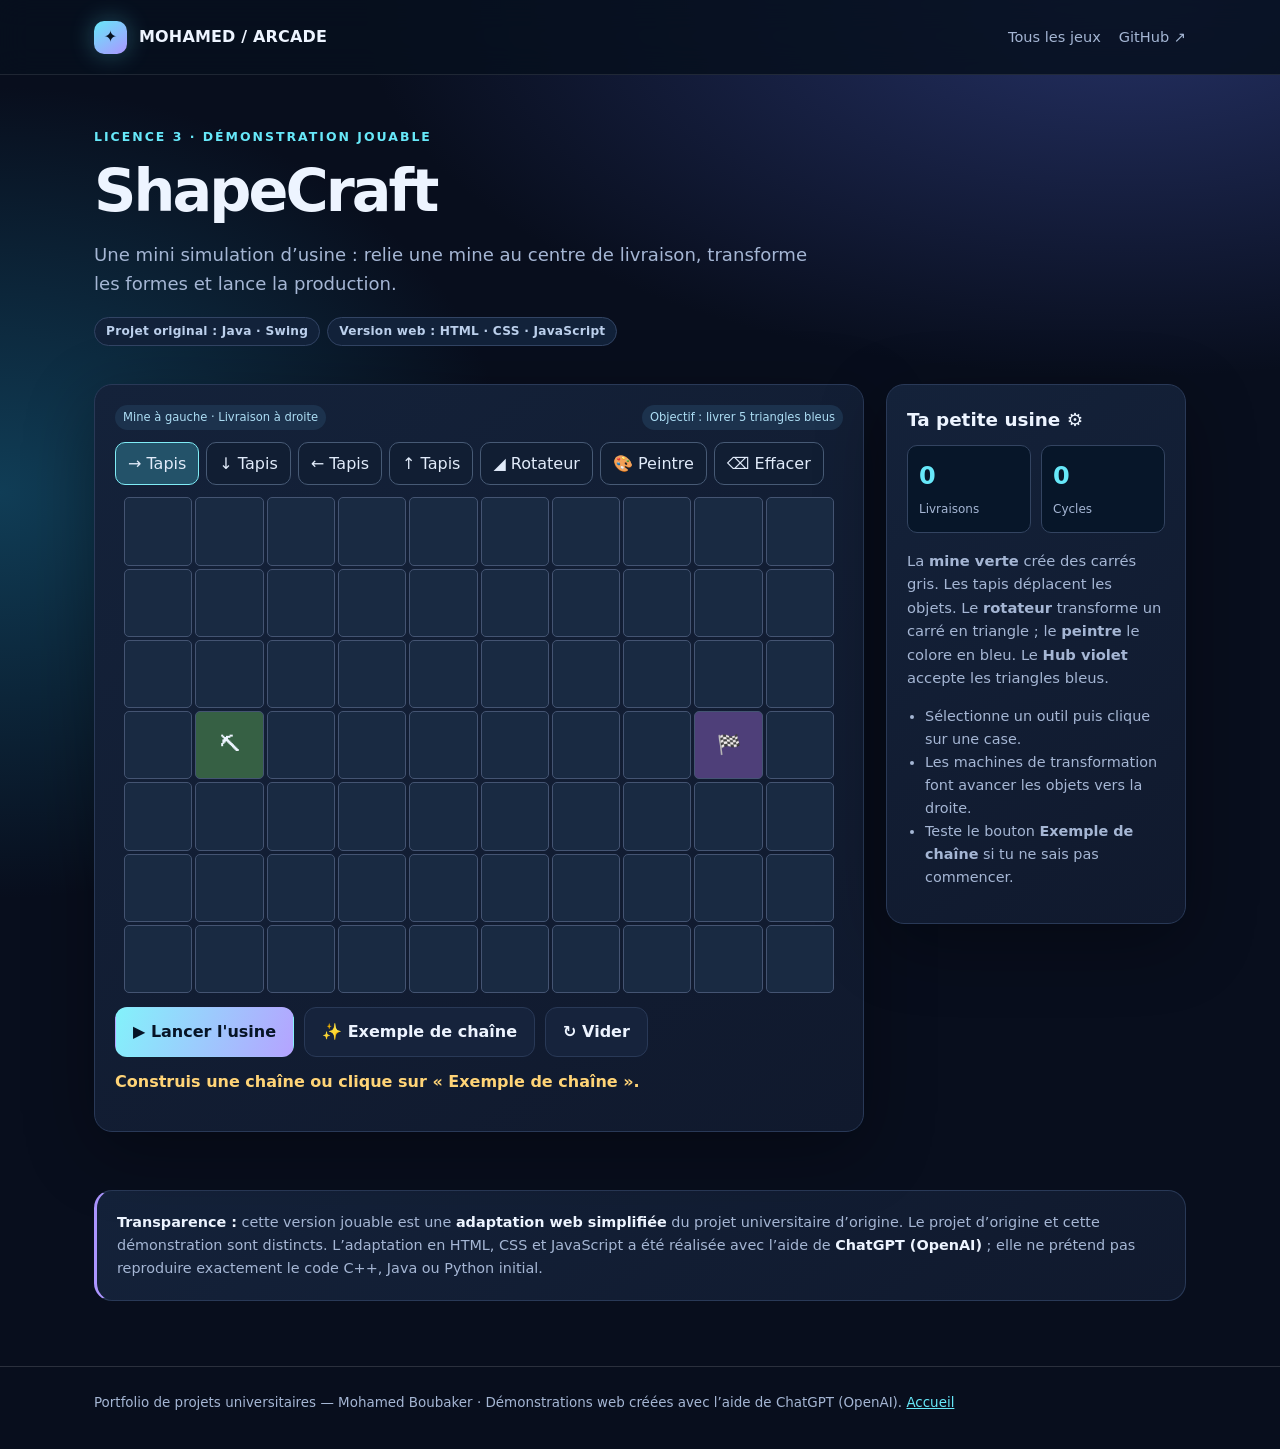
<file: Portfolio_Jeux_Web_Mohamed/shapecraft.html>
<!doctype html><html lang="fr"><head><meta charset="utf-8"><meta name="viewport" content="width=device-width,initial-scale=1"><meta name="description" content="Démo web interactive de ShapeCraft — portfolio de Mohamed Boubaker"><title>ShapeCraft · Arcade Mohamed</title><link rel="stylesheet" href="assets/style.css"></head><body><header class="topbar"><div class="wrap nav"><a class="brand" href="index.html"><span class="brand-mark">✦</span>MOHAMED / ARCADE</a><nav class="navlinks" aria-label="Navigation"><a href="index.html">Tous les jeux</a><a href="https://github.com/mohamed-boubaker" target="_blank" rel="noopener">GitHub ↗</a></nav></div></header><main class="wrap"><div class="gamehead"><span class="eyebrow">LICENCE 3 · Démonstration jouable</span><h1>ShapeCraft</h1><p class="lead">Une mini simulation d’usine : relie une mine au centre de livraison, transforme les formes et lance la production.</p><div class="tag-row"><span class="tag">Projet original : Java · Swing</span><span class="tag">Version web : HTML · CSS · JavaScript</span></div></div><div class="game-layout"><section class="game-panel"><div class="row-info"><span class="pill">Mine à gauche · Livraison à droite</span><span class="pill">Objectif : livrer 5 triangles bleus</span></div><div class="palettes" id="factory-palette" role="group" aria-label="Machines disponibles"><button class="palette-btn active" data-tool="right">→ Tapis</button><button class="palette-btn" data-tool="down">↓ Tapis</button><button class="palette-btn" data-tool="left">← Tapis</button><button class="palette-btn" data-tool="up">↑ Tapis</button><button class="palette-btn" data-tool="rotate">◢ Rotateur</button><button class="palette-btn" data-tool="paint">🎨 Peintre</button><button class="palette-btn" data-tool="erase">⌫ Effacer</button></div><div id="factory-board" class="factory-board" role="group" aria-label="Usine sur grille"></div><div class="action-row"><button class="btn primary" id="factory-play">▶ Lancer l'usine</button><button class="btn" id="factory-example">✨ Exemple de chaîne</button><button class="btn" id="factory-clear">↻ Vider</button></div><p id="factory-status" class="status" aria-live="polite">Construis une chaîne ou clique sur « Exemple de chaîne ».</p></section><aside class="side-panel"><h2>Ta petite usine ⚙️</h2><div class="statgrid"><div class="stat"><strong id="factory-score">0</strong><span>Livraisons</span></div><div class="stat"><strong id="factory-tick">0</strong><span>Cycles</span></div></div><p>La <b>mine verte</b> crée des carrés gris. Les tapis déplacent les objets. Le <b>rotateur</b> transforme un carré en triangle ; le <b>peintre</b> le colore en bleu. Le <b>Hub violet</b> accepte les triangles bleus.</p><ul><li>Sélectionne un outil puis clique sur une case.</li><li>Les machines de transformation font avancer les objets vers la droite.</li><li>Teste le bouton <b>Exemple de chaîne</b> si tu ne sais pas commencer.</li></ul></aside></div><section class="notice"><p><b>Transparence :</b> cette version jouable est une <b>adaptation web simplifiée</b> du projet universitaire d’origine. Le projet d’origine et cette démonstration sont distincts. L’adaptation en HTML, CSS et JavaScript a été réalisée avec l’aide de <b>ChatGPT (OpenAI)</b> ; elle ne prétend pas reproduire exactement le code C++, Java ou Python initial.</p></section></main><footer class="footer"><div class="wrap">Portfolio de projets universitaires — Mohamed Boubaker · Démonstrations web créées avec l’aide de ChatGPT (OpenAI). <a href="index.html">Accueil</a></div></footer><script src="js/shapecraft.js" defer></script></body></html>
</file>
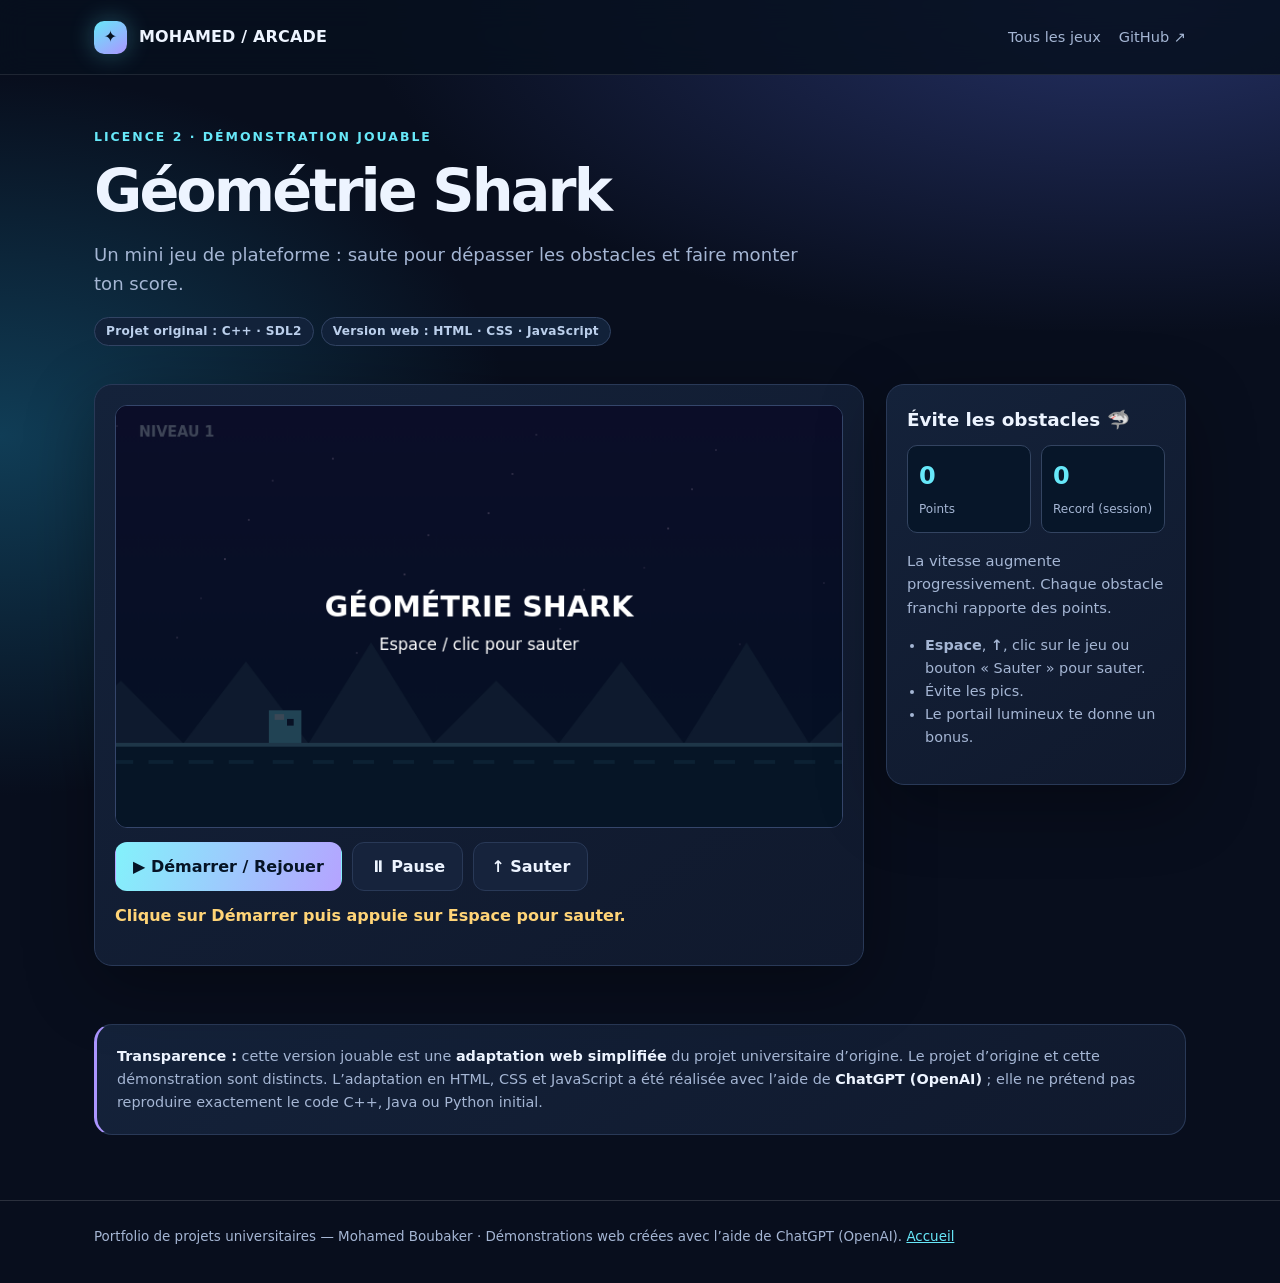
<file: Portfolio_Jeux_Web_Mohamed/shark.html>
<!doctype html><html lang="fr"><head><meta charset="utf-8"><meta name="viewport" content="width=device-width,initial-scale=1"><meta name="description" content="Démo web interactive de Géométrie Shark — portfolio de Mohamed Boubaker"><title>Géométrie Shark · Arcade Mohamed</title><link rel="stylesheet" href="assets/style.css"></head><body><header class="topbar"><div class="wrap nav"><a class="brand" href="index.html"><span class="brand-mark">✦</span>MOHAMED / ARCADE</a><nav class="navlinks" aria-label="Navigation"><a href="index.html">Tous les jeux</a><a href="https://github.com/mohamed-boubaker" target="_blank" rel="noopener">GitHub ↗</a></nav></div></header><main class="wrap"><div class="gamehead"><span class="eyebrow">LICENCE 2 · Démonstration jouable</span><h1>Géométrie Shark</h1><p class="lead">Un mini jeu de plateforme : saute pour dépasser les obstacles et faire monter ton score.</p><div class="tag-row"><span class="tag">Projet original : C++ · SDL2</span><span class="tag">Version web : HTML · CSS · JavaScript</span></div></div><div class="game-layout"><section class="game-panel"><div class="canvas-shell"><canvas id="shark" width="760" height="440" aria-label="Jeu de saut Géométrie Shark"></canvas></div><div class="action-row"><button class="btn primary" id="shark-start">▶ Démarrer / Rejouer</button><button class="btn" id="shark-pause">⏸ Pause</button><button class="btn" id="shark-jump">↑ Sauter</button></div><p id="shark-status" class="status" aria-live="polite">Clique sur Démarrer puis appuie sur Espace pour sauter.</p></section><aside class="side-panel"><h2>Évite les obstacles 🦈</h2><div class="statgrid"><div class="stat"><strong id="shark-score">0</strong><span>Points</span></div><div class="stat"><strong id="shark-best">0</strong><span>Record (session)</span></div></div><p>La vitesse augmente progressivement. Chaque obstacle franchi rapporte des points.</p><ul><li><b>Espace</b>, <b>↑</b>, clic sur le jeu ou bouton « Sauter » pour sauter.</li><li>Évite les pics.</li><li>Le portail lumineux te donne un bonus.</li></ul></aside></div><section class="notice"><p><b>Transparence :</b> cette version jouable est une <b>adaptation web simplifiée</b> du projet universitaire d’origine. Le projet d’origine et cette démonstration sont distincts. L’adaptation en HTML, CSS et JavaScript a été réalisée avec l’aide de <b>ChatGPT (OpenAI)</b> ; elle ne prétend pas reproduire exactement le code C++, Java ou Python initial.</p></section></main><footer class="footer"><div class="wrap">Portfolio de projets universitaires — Mohamed Boubaker · Démonstrations web créées avec l’aide de ChatGPT (OpenAI). <a href="index.html">Accueil</a></div></footer><script src="js/shark.js" defer></script></body></html>
</file>
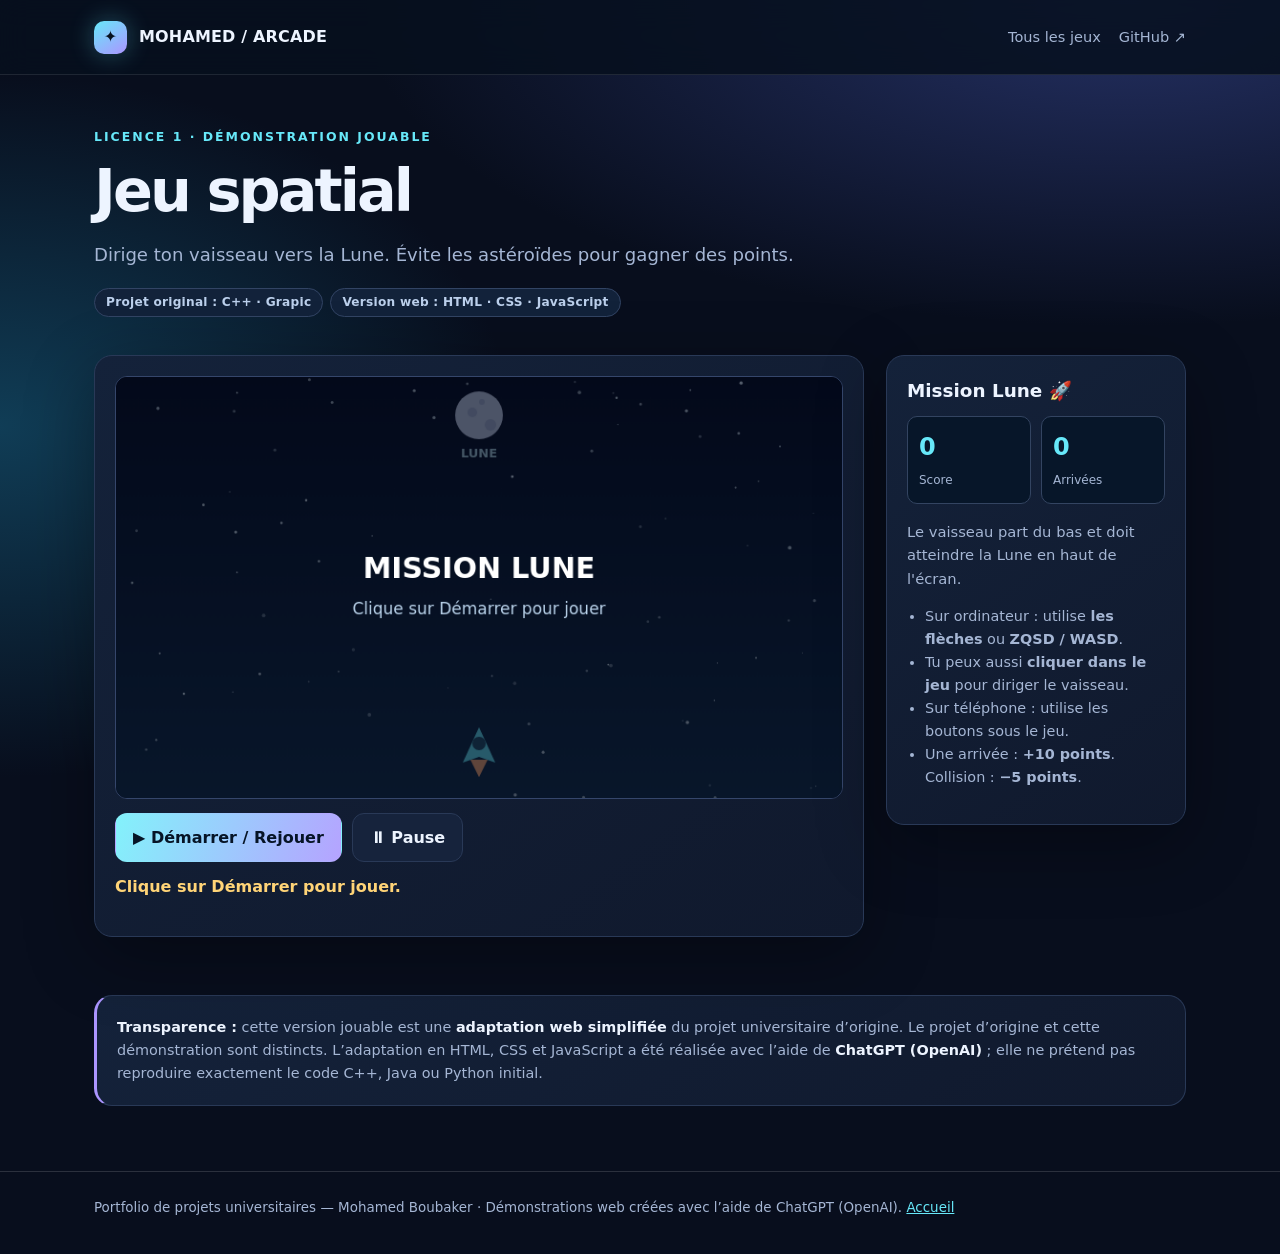
<file: Portfolio_Jeux_Web_Mohamed/spatial.html>
<!doctype html><html lang="fr"><head><meta charset="utf-8"><meta name="viewport" content="width=device-width,initial-scale=1"><meta name="description" content="Démo web interactive de Jeu spatial — portfolio de Mohamed Boubaker"><title>Jeu spatial · Arcade Mohamed</title><link rel="stylesheet" href="assets/style.css"></head><body><header class="topbar"><div class="wrap nav"><a class="brand" href="index.html"><span class="brand-mark">✦</span>MOHAMED / ARCADE</a><nav class="navlinks" aria-label="Navigation"><a href="index.html">Tous les jeux</a><a href="https://github.com/mohamed-boubaker" target="_blank" rel="noopener">GitHub ↗</a></nav></div></header><main class="wrap"><div class="gamehead"><span class="eyebrow">LICENCE 1 · Démonstration jouable</span><h1>Jeu spatial</h1><p class="lead">Dirige ton vaisseau vers la Lune. Évite les astéroïdes pour gagner des points.</p><div class="tag-row"><span class="tag">Projet original : C++ · Grapic</span><span class="tag">Version web : HTML · CSS · JavaScript</span></div></div><div class="game-layout"><section class="game-panel"><div class="canvas-shell"><canvas id="space" width="760" height="440" aria-label="Jeu spatial : diriger le vaisseau vers la Lune"></canvas></div><div class="action-row"><button class="btn primary" id="space-start">▶ Démarrer / Rejouer</button><button class="btn" id="space-pause">⏸ Pause</button></div><div class="mobile-controls"><button class="btn" id="space-up">↑ Monter</button><button class="btn" id="space-left">← Gauche</button><button class="btn" id="space-right">Droite →</button></div><p id="space-status" class="status" aria-live="polite">Clique sur Démarrer pour jouer.</p></section><aside class="side-panel"><h2>Mission Lune 🚀</h2><div class="statgrid"><div class="stat"><strong id="space-score">0</strong><span>Score</span></div><div class="stat"><strong id="space-wins">0</strong><span>Arrivées</span></div></div><p>Le vaisseau part du bas et doit atteindre la Lune en haut de l'écran.</p><ul><li>Sur ordinateur : utilise <b>les flèches</b> ou <b>ZQSD / WASD</b>.</li><li>Tu peux aussi <b>cliquer dans le jeu</b> pour diriger le vaisseau.</li><li>Sur téléphone : utilise les boutons sous le jeu.</li><li>Une arrivée : <b>+10 points</b>. Collision : <b>−5 points</b>.</li></ul></aside></div><section class="notice"><p><b>Transparence :</b> cette version jouable est une <b>adaptation web simplifiée</b> du projet universitaire d’origine. Le projet d’origine et cette démonstration sont distincts. L’adaptation en HTML, CSS et JavaScript a été réalisée avec l’aide de <b>ChatGPT (OpenAI)</b> ; elle ne prétend pas reproduire exactement le code C++, Java ou Python initial.</p></section></main><footer class="footer"><div class="wrap">Portfolio de projets universitaires — Mohamed Boubaker · Démonstrations web créées avec l’aide de ChatGPT (OpenAI). <a href="index.html">Accueil</a></div></footer><script src="js/spatial.js" defer></script></body></html>
</file>
<file: docs/style.css>
@import url('https://fonts.googleapis.com/css2?family=DM+Sans:wght@400;500;600;700&family=Space+Grotesk:wght@400;500;600;700&display=swap');
:root{--ink:#162a34;--muted:#64727a;--paper:#f4f5f0;--line:#d8ded8;--green:#c5ee7e;--blue:#164859}*{box-sizing:border-box}body{margin:0;background:var(--paper);color:var(--ink);font-family:'DM Sans',sans-serif;font-size:15px}button,a{-webkit-tap-highlight-color:transparent}a{color:inherit;text-decoration:none}button{font:inherit;cursor:pointer}button:disabled{opacity:.45;cursor:wait}button:focus-visible,a:focus-visible,canvas:focus-visible{outline:3px solid #51a8b6;outline-offset:4px}button{border:0}h1,h2,.monogram{font-family:'Space Grotesk',sans-serif}header,main,footer{max-width:1320px;margin:auto;padding-left:44px;padding-right:44px}.top{height:112px;display:flex;justify-content:space-between;align-items:center;border-bottom:1px solid var(--line)}.identity{display:flex;align-items:center;gap:15px;font-weight:700;font-size:14px}.monogram{background:var(--ink);color:var(--paper);width:43px;height:43px;display:grid;place-items:center;font-size:25px;letter-spacing:-2px;padding-right:3px}.identity small{display:block;font-size:9px;letter-spacing:1.8px;margin-top:5px;font-weight:500;color:var(--muted)}.source-link{font-size:13px;border-bottom:1px solid #9daaa8;padding-bottom:5px}.intro{display:flex;align-items:flex-end;justify-content:space-between;padding:53px 0 37px;gap:20px}.eyebrow,.section-label{font-size:10px;font-weight:700;letter-spacing:1.5px}.eyebrow{display:flex;align-items:center;gap:8px}.eyebrow span{width:7px;height:7px;border-radius:50%;background:#578a52}h1{font-size:clamp(36px,5vw,65px);font-weight:500;line-height:1.1;letter-spacing:-3px;margin:18px 0}h1 em{font-style:normal;color:#477a7d}.description{color:var(--muted);line-height:1.7;margin:0;font-size:14px}.tech{text-align:right;padding-bottom:5px;white-space:nowrap}.tech span{display:inline-block;font-size:11px;padding:7px 11px;border:1px solid #cdd7d1;border-radius:4px;margin-left:4px}.tech p{font-size:11px;color:var(--muted);margin-top:14px}.play-layout{display:grid;grid-template-columns:minmax(0,1fr) 292px;gap:30px}.game-panel{background:#fff;border:1px solid var(--line);border-radius:8px;overflow:hidden;align-self:start;box-shadow:0 12px 35px #203b3010}.screen-top{display:flex;justify-content:space-between;padding:15px 19px;background:#142d37;color:#c8d7d7;font-size:9px;letter-spacing:1.7px}.screen-top i{display:inline-block;width:6px;height:6px;background:var(--green);border-radius:50%;margin-right:6px}.viewport{position:relative;background:#142d37;aspect-ratio:4/3;overflow:hidden;isolation:isolate}.viewport canvas{display:block;width:100%;height:100%;object-fit:contain;touch-action:none}.viewport:fullscreen{width:100vw;height:100vh;aspect-ratio:auto;display:grid;place-items:center}.viewport:fullscreen canvas{width:100%;height:100%;object-fit:contain}.cover{position:absolute;inset:0;display:flex;align-items:center;padding:8%;background:linear-gradient(90deg,#0e303feb,#16384784),url('assets/menu_background.png') center/cover}.cover-content{max-width:400px;color:white}.cover-tag{font-size:9px;letter-spacing:1.7px;color:#c2e6be}.cover h2{font-size:clamp(30px,4vw,55px);font-weight:500;line-height:1.07;letter-spacing:-2px;margin:24px 0 20px}.cover p{font-size:13px;line-height:1.8;color:#c0d1d8}.primary{background:var(--green);color:#14333c;padding:15px 23px;border-radius:4px;font-size:13px;font-weight:700;margin-top:12px;transition:background .15s}.primary:hover{background:#ddff9b}.cover .load-status{font-size:10px;margin-top:15px;min-height:18px}.toolbar{display:flex;justify-content:space-between;align-items:center;padding:12px;border-bottom:1px solid #e9ede8;gap:8px}.toolbar>div{display:flex;gap:2px}.toolbar button{background:transparent;color:#516269;padding:8px 9px;border-radius:4px;font-size:13px}.toolbar button span{font-size:10px;margin-left:4px}.toolbar button:hover{background:#f0f4ed}.game-status{display:flex;justify-content:space-between;gap:12px;padding:13px 20px;font-size:10px;color:var(--muted)}aside h2{font-size:24px;letter-spacing:-.8px;margin:18px 0 10px;font-weight:500}aside p{font-size:12px;line-height:1.7;color:var(--muted);margin:0}.section-label{color:#7a8786}.levels .section-label{display:flex;justify-content:space-between}.level-list{margin:22px 0}.level{width:100%;padding:16px 12px;border:1px solid var(--line);border-radius:5px;background:transparent;display:flex;align-items:center;gap:14px;text-align:left;margin:8px 0;transition:background .15s}.level:hover,.level.active{background:#e4edda;border-color:#a9bf94}.level-number{font-family:'Space Grotesk',sans-serif;font-size:19px;color:#7a8b83;font-weight:400}.level>span:nth-child(2){font-weight:600;font-size:13px}.level small{display:block;font-size:10px;font-weight:400;color:var(--muted);margin-top:5px}.arrow{margin-left:auto;font-size:17px;color:#6b8277}.level.active .arrow{color:#2f5e33}.progress-label{display:flex;justify-content:space-between;font-size:10px;color:var(--muted)}.progress-label strong{color:var(--ink);font-weight:500}progress{display:block;width:100%;height:4px;margin:10px 0 25px;border:0;background:#dfe5db;border-radius:4px;overflow:hidden}progress::-webkit-progress-bar{background:#dfe5db}progress::-webkit-progress-value{background:#729957}progress::-moz-progress-bar{background:#729957}.controls{border-top:1px solid var(--line);padding-top:20px}.controls .section-label{margin-bottom:15px}.key-row{display:flex;justify-content:space-between;align-items:center;font-size:11px;margin:11px 0;color:#52646a}kbd{display:inline-block;min-width:24px;text-align:center;padding:4px 6px;background:#fff;border:1px solid #d4dcd5;border-bottom-width:2px;border-radius:4px;font:10px 'DM Sans',sans-serif}.jump{width:100%;background:#173f4a;color:white;padding:12px;margin:12px 0 9px;border-radius:4px;font-size:12px}.jump:hover{background:#225768}.touch-note{font-size:10px}.pause-overlay{position:absolute;inset:0;background:#102f3bdc;place-content:center;text-align:center;color:white}.pause-overlay:not([hidden]){display:grid}.pause-overlay h2{font-size:38px;font-weight:500}.win{position:absolute;top:15%;left:8%;right:8%;background:#d5f4a9;color:#193e37;text-align:center;padding:22px;font-size:25px;border-radius:8px;box-shadow:0 8px 40px #0003}.win small{display:block;font-size:11px;margin-top:10px}.about{display:grid;grid-template-columns:1fr 2fr;gap:40px;border-top:1px solid var(--line);padding:40px 0;margin-top:48px}.about h2{font-size:27px;letter-spacing:-.8px;font-weight:500;margin:0 0 18px}.about p{font-size:13px;color:var(--muted);line-height:1.8;max-width:660px}.about .note{font-size:11px}.about a{display:inline-block;font-size:12px;border-bottom:1px solid #a8bcb0;padding-bottom:5px;margin-top:10px}footer{display:flex;justify-content:space-between;gap:20px;font-size:10px;color:var(--muted);padding-top:25px;padding-bottom:30px;border-top:1px solid var(--line)}.footer-dot{margin:0 10px;color:#b5c1b7}[hidden]{display:none!important}@media(max-width:1000px){header,main,footer{padding-left:26px;padding-right:26px}.play-layout{grid-template-columns:minmax(0,1fr) 240px;gap:22px}.tech{white-space:normal}.tech span{margin-bottom:5px}.toolbar button{padding:8px 6px}.toolbar button span{font-size:9px}.game-status{padding:13px;font-size:9px}}@media(max-width:760px){.top{height:85px}.intro{padding-top:32px;display:block}.tech{text-align:left;margin-top:22px}.tech p{display:none}.tech span{margin-left:0;margin-right:4px}h1{letter-spacing:-1.8px}.play-layout{display:flex;flex-direction:column;gap:28px}aside{display:grid;grid-template-columns:1fr 1fr;gap:24px}.controls{border:0;padding-top:0}.cover h2{font-size:39px}.about{grid-template-columns:1fr;gap:22px;margin-top:32px}.game-status{font-size:10px}.toolbar button span{font-size:10px}footer{flex-direction:column;gap:8px}}@media(max-width:450px){header,main,footer{padding-left:16px;padding-right:16px}.identity{font-size:12px;gap:10px}.identity small{font-size:8px}.source-link{font-size:11px}aside{display:block}.controls{padding-top:20px;border-top:1px solid var(--line)}.cover h2{font-size:32px;margin:15px 0}.cover p{font-size:11px}.cover-tag{font-size:8px}.primary{padding:11px 16px;font-size:12px}.cover .load-status{margin-top:10px}.toolbar button span{display:none}.screen-top{padding:12px;font-size:8px}.game-status{font-size:9px;padding:12px}.win{font-size:20px}.win small{font-size:10px}}
.page-nav{display:flex;align-items:center;gap:24px;font-size:12px}.hub-intro{padding:56px 0 49px}.hub-intro h1{line-height:1.08;margin:20px 0 24px}.hub-counter{padding:0 4px 8px 20px;text-align:right}.hub-counter>strong{font-family:'Space Grotesk',sans-serif;font-size:55px;font-weight:400;letter-spacing:-3px}.hub-counter>strong span{font-size:25px;color:#91a099;margin-left:5px;letter-spacing:-1px}.hub-counter p{font-size:12px;color:var(--muted);margin:5px 0 26px}.hub-counter a{font-size:12px;border-bottom:1px solid #9fafa3;padding-bottom:5px}.catalog-heading{display:flex;justify-content:space-between;gap:12px;border-top:1px solid var(--line);padding:22px 0}.catalog-heading>span:last-child{font-size:11px;color:var(--muted)}.catalog-grid{display:grid;grid-template-columns:1fr 1fr;gap:28px}.game-card{background:#fff;border:1px solid var(--line);border-radius:8px;overflow:hidden}.card-image{display:block;position:relative;aspect-ratio:1.75;background:#163a44;overflow:hidden}.card-image img{width:100%;height:100%;object-fit:cover;transition:transform .3s}.card-image:hover img{transform:scale(1.025)}.space-image img{object-position:center 57%}.shark-image img{object-position:center 30%}.play-badge{position:absolute;bottom:16px;left:18px;right:18px;display:flex;align-items:center;justify-content:space-between;color:white;font-size:9px;letter-spacing:1.4px;text-shadow:0 1px 5px #000;background:#132d37b8;backdrop-filter:blur(6px);padding:11px 14px;border-radius:4px}.play-badge b{font-size:19px;font-weight:400}.card-content{padding:26px}.card-meta{display:flex;justify-content:space-between;color:#74837d;font-size:9px;letter-spacing:1px}.card-content h2{font-weight:500;font-size:28px;letter-spacing:-1px;margin:16px 0 12px;display:flex;justify-content:space-between;align-items:center}.card-content h2 span{font-size:18px;color:#c0cbc2;letter-spacing:0}.card-content p{font-size:13px;line-height:1.75;color:var(--muted);max-width:440px;margin:0}.card-links{display:flex;align-items:center;justify-content:space-between;gap:10px;margin-top:15px}.card-links .primary{font-size:12px;padding:13px 20px}.card-links>a:last-child{font-size:11px;margin-top:12px}.next-projects{display:grid;grid-template-columns:1fr 2fr;gap:40px;margin-top:50px;padding-top:30px;border-top:1px solid var(--line)}.next-projects h2{font-weight:500;font-size:26px;letter-spacing:-1px;line-height:1.25;margin:18px 0 13px}.next-projects p{font-size:12px;color:var(--muted);line-height:1.75}.project-queue>a{display:flex;align-items:center;gap:22px;padding:23px 0;border-bottom:1px solid var(--line)}.project-queue>a:first-child{padding-top:12px}.project-queue>a:hover strong{color:#4e7d6b}.queue-number{font-family:'Space Grotesk',sans-serif;font-size:21px;color:#a3b2a6}.project-queue strong{font-weight:500;font-size:15px}.project-queue small{display:block;font-size:10px;color:var(--muted);margin-top:6px}.queue-status{margin-left:auto;font-size:10px;color:#7f8d86;white-space:nowrap}.spatial-page .viewport{aspect-ratio:1}.spatial-page .cover{background:linear-gradient(90deg,#0e253bea,#172d4166),url('assets/spatial-capture.png') center/cover}.spatial-page .viewport:fullscreen{aspect-ratio:auto}.spatial-page .play-layout{grid-template-columns:minmax(0,760px) minmax(220px,1fr)}.mission>p{max-width:300px}.score-box{margin:26px 0 20px;background:#e6eddf;border:1px solid #d4e0cc;border-radius:5px;padding:20px}.score-box>span{font-size:9px;letter-spacing:1.5px;color:#6c7c66}.score-box strong{font-family:'Space Grotesk',sans-serif;font-size:62px;display:block;font-weight:400;line-height:1.4;letter-spacing:-3px}.score-box small{font-size:11px;color:#697963}.scoring{display:flex;justify-content:space-between;font-size:11px;margin:15px 0;color:#627169}.scoring strong{color:#345a45;font-size:12px}.mission .mission-note{font-size:11px;margin:20px 0 25px}.other-game{display:block;font-size:11px;margin-top:24px;padding:14px;border:1px solid var(--line);border-radius:4px}.spatial-page .about a{margin-right:12px}.spatial-page .about .note a{font-size:11px;padding-bottom:2px;margin-right:0}@media(max-width:760px){.hub-intro{display:flex;align-items:flex-end;padding:35px 0}.hub-counter{flex-shrink:0;padding-left:0}.hub-counter>strong{font-size:39px}.hub-counter>strong span{font-size:20px}.hub-counter p{font-size:10px;margin-bottom:18px}.hub-counter a{font-size:10px}.hub-intro .description br{display:none}.catalog-grid{gap:18px}.card-content{padding:19px}.card-content h2{font-size:23px}.card-links .primary{padding:12px;font-size:11px}.card-links>a:last-child{font-size:10px}.next-projects{grid-template-columns:1fr;gap:18px}.next-projects h2 br{display:none}.page-nav{gap:15px;font-size:10px}.spatial-page .play-layout{display:flex}.spatial-page aside{grid-template-columns:1fr 1fr}.score-box{margin-top:18px}.spatial-page .controls{border:0}}@media(max-width:560px){.hub-intro{display:block}.hub-counter{display:flex;align-items:center;justify-content:space-between;text-align:left;padding:25px 0 0;gap:14px}.hub-counter p{margin:0 auto 0 0;max-width:90px}.catalog-grid{grid-template-columns:1fr}.card-content{padding:23px}.card-content h2{font-size:27px}.catalog-heading{flex-direction:column;gap:10px}.card-links .primary{font-size:12px;padding:13px 19px}.page-nav .source-link{display:none}.queue-status{font-size:9px}.project-queue>a{gap:13px}.project-queue small{font-size:9px}.spatial-page aside{display:block}.spatial-page .controls{border-top:1px solid var(--line)}.spatial-page .cover h2{font-size:36px}.spatial-page .cover p{font-size:12px}}@media(prefers-reduced-motion:reduce){.card-image img{transition:none}}
/* Donner la priorité à la surface jouable du jeu spatial. */
.spatial-page header,.spatial-page main,.spatial-page footer{max-width:1560px;padding-left:24px;padding-right:24px}
.spatial-page .top{height:86px}
.spatial-page .intro{padding:25px 0 27px}
.spatial-page h1{font-size:clamp(34px,4vw,50px);margin:12px 0}
.spatial-page .play-layout{display:grid;grid-template-columns:minmax(0,1fr) 240px;gap:24px}
.spatial-page .game-panel{min-width:0}
@media(max-width:1200px){.spatial-page .play-layout{grid-template-columns:minmax(0,1fr)}.spatial-page aside{display:grid;grid-template-columns:1fr 1fr;gap:32px}.spatial-page .controls{border:0;padding-top:0}.spatial-page .mission>p{max-width:none}.spatial-page .score-box{display:grid;grid-template-columns:1fr auto;align-items:center;margin:16px 0}.spatial-page .score-box strong{grid-column:2;grid-row:1/3;font-size:46px}.spatial-page .score-box small{grid-column:1}.spatial-page .score-box>span{font-size:8px}.spatial-page .mission-note{margin-bottom:0}}
@media(max-width:600px){.spatial-page header,.spatial-page main,.spatial-page footer{padding-left:10px;padding-right:10px}.spatial-page .top{height:75px}.spatial-page .intro{padding:20px 6px}.spatial-page .tech{margin-top:14px}.spatial-page aside{grid-template-columns:1fr;gap:22px;padding:0 10px}.spatial-page .controls{padding-top:20px;border-top:1px solid var(--line)}}
.spatial-page .viewport:fullscreen{display:grid;place-items:center;background:#142d37;overflow:hidden}

/* Le jeu entier et ses commandes doivent tenir dans la hauteur de la fenêtre. */
.spatial-page{--spatial-max-side:calc(100svh - 110px)}
.spatial-page .game-panel{width:min(100%,var(--spatial-max-side));justify-self:center}
.spatial-page .play-layout{grid-template-columns:minmax(0,var(--spatial-max-side)) minmax(0,240px);max-width:calc(var(--spatial-max-side) + 264px);margin-inline:auto}
.spatial-page .viewport{width:100%;aspect-ratio:1}
.spatial-page .viewport:fullscreen{width:100vw;height:100dvh;aspect-ratio:auto}
@media(max-width:1200px){.spatial-page .play-layout{grid-template-columns:minmax(0,1fr);max-width:var(--spatial-max-side)}}

/* Réserver plus de place au jeu en compactant les barres de commandes. */
.spatial-page .screen-top{padding:9px 14px}
.spatial-page .toolbar{padding:8px}
.spatial-page .toolbar button{padding:6px 8px}
.spatial-page .game-status{padding:8px 14px}

/* Cadre de Géométrie Shark un peu plus compact, au format d'origine 4:3. */
.shark-page{--shark-max-width:calc((100svh - 150px) * 4 / 3)}
.shark-page .game-panel{width:min(90%,800px,var(--shark-max-width));min-width:0;justify-self:center;align-self:start}
.shark-page .viewport{aspect-ratio:4/3}
.shark-page .viewport:fullscreen{width:100vw;height:100dvh;aspect-ratio:auto;display:grid;place-items:center;background:#142d37}
@media(max-width:760px){.shark-page .game-panel{align-self:center}}

.shark-page .sound-controls{align-items:center;gap:5px}
.shark-page .volume-control{display:flex;align-items:center;gap:6px;font-size:9px;color:#64727a}
.shark-page .volume-control>span{position:absolute;width:1px;height:1px;overflow:hidden;clip-path:inset(50%)}
.shark-page .volume-control input{width:62px;accent-color:#477a7d;cursor:pointer}
.shark-page #sound[aria-pressed="true"]{color:#315f44}
@media(max-width:1100px){.shark-page .volume-control{display:none}}
.application-page header,.application-page main,.application-page footer{max-width:1440px;padding-left:28px;padding-right:28px}.application-page .top{height:88px}.application-page .intro{padding:30px 0}.application-page h1{font-size:clamp(30px,4vw,54px)}.application-shell{border:1px solid var(--line);border-radius:7px;overflow:hidden;background:white}.application-bar{display:flex;align-items:center;justify-content:space-between;gap:12px;padding:10px 16px;background:#142d37;color:#d1dfd9;font-size:10px;letter-spacing:1.5px}.application-bar>div{display:flex;gap:5px}.application-bar button{padding:9px 12px;font-size:11px;background:#26434b;color:#e4eee3;border-radius:4px}.application-bar button:disabled{opacity:.4}.runtime-cover{padding:48px;min-height:340px;background:linear-gradient(120deg,#edf3e3,#f4f5f0);display:flex;flex-direction:column;align-items:flex-start;justify-content:center}.runtime-cover h2{font-size:clamp(27px,4vw,44px);font-weight:500;letter-spacing:-1.5px;margin:20px 0 12px}.runtime-cover p{font-size:13px;line-height:1.8;color:var(--muted);max-width:550px}.runtime-cover .load-note{font-size:11px;max-width:500px}.application-status{padding:13px 17px;display:flex;align-items:center;justify-content:space-between;gap:12px;font-size:11px;color:var(--muted);border-top:1px solid var(--line)}.application-status .primary{font-size:10px;margin:0;padding:9px 13px;flex-shrink:0}.application-shell iframe{display:block;width:100%;height:clamp(350px,calc(100dvh - 145px),820px);border:0;background:#f4f5f0}.runtime-error{padding:12px 18px;color:#9c372a;background:#fff0e8;font-size:12px;margin:0}#java-viewport{position:relative;width:100%;overflow:hidden;background:#18263a;isolation:isolate}#java-stage{position:absolute;top:4px;transform:none}#java-viewport .runtime-cover{position:absolute;inset:0;min-height:0;padding:36px}#java-viewport:fullscreen{width:100vw;height:100dvh!important}#java-viewport:fullscreen #java-stage{margin-top:0}.application-page .about a{margin-right:15px}@media(max-width:700px){.application-page header,.application-page main,.application-page footer{padding-left:12px;padding-right:12px}.application-page .top{height:76px}.application-page .intro{padding:24px 0}.application-bar{padding:10px;font-size:9px}.application-bar button{font-size:10px;padding:8px}.runtime-cover{padding:25px;min-height:330px}.application-status{align-items:flex-start;flex-direction:column;font-size:10px}#java-viewport .runtime-cover{padding:20px}#java-viewport .runtime-cover h2{font-size:24px;margin:10px 0}#java-viewport .runtime-cover p{font-size:11px;margin:4px 0}#java-viewport .runtime-cover .load-note{font-size:9px}.application-page .page-nav>a:last-child{display:none}}
.factory-art{background:#e4ebdf;display:grid;place-items:center}.factory-icons{display:flex;align-items:center;justify-content:center;gap:10px;width:88%}.factory-icons img{width:19%;height:auto;max-height:105px;object-fit:contain}.factory-icons>span{font-size:22px;color:#81947e}.bricks-art img{object-fit:cover;object-position:center}.penguins-art{display:grid;place-items:center;background:#ddd7f4}.penguin-icons{display:flex;justify-content:center;gap:22px;width:80%}.penguin-icons img{width:26%;height:140px;object-fit:contain}.catalog-grid .game-card:last-child:nth-child(odd){grid-column:1/-1;display:grid;grid-template-columns:1fr 1fr}.catalog-grid .game-card:last-child .card-image{height:100%;min-height:265px}@media(max-width:560px){.catalog-grid .game-card:last-child:nth-child(odd){display:block;grid-column:auto}.catalog-grid .game-card:last-child .card-image{min-height:0;height:auto}.penguin-icons img{height:115px}}
</file>
<file: Portfolio_Jeux_Web_Mohamed/assets/style.css>
:root{color-scheme:dark;--bg:#080e1d;--card:#111b30;--card2:#16233c;--line:#293957;--ink:#edf4ff;--muted:#a5b6d4;--cyan:#67e8f9;--violet:#ac95ff;--pink:#ff8cb5;--gold:#ffd477;--shadow:0 20px 70px #0005}*{box-sizing:border-box}html{scroll-behavior:smooth}body{margin:0;background:radial-gradient(ellipse 60% 26% at 88% 0%,#253165 0%,transparent 100%),radial-gradient(ellipse 40% 28% at 0% 34%,#103d56 0%,transparent 100%),var(--bg);font:16px/1.6 system-ui,-apple-system,BlinkMacSystemFont,"Segoe UI",sans-serif;color:var(--ink);min-height:100vh}a{color:inherit}button,input,select{font:inherit}button{cursor:pointer}button:disabled{cursor:not-allowed;opacity:.45}.wrap{max-width:1140px;padding:0 24px;margin:0 auto}.topbar{border-bottom:1px solid #ffffff19;background:#07101ed9;backdrop-filter:blur(15px);position:sticky;top:0;z-index:20}.nav{min-height:74px;display:flex;align-items:center;justify-content:space-between;gap:18px}.brand{font-weight:900;letter-spacing:.01em;text-decoration:none;display:flex;align-items:center;gap:12px}.brand-mark{width:33px;height:33px;border-radius:10px;background:linear-gradient(145deg,var(--cyan),var(--violet));display:grid;place-items:center;color:#071220;box-shadow:0 0 25px #67e8f94f}.navlinks{display:flex;gap:18px;flex-wrap:wrap}.navlinks a{font-size:.91rem;color:var(--muted);text-decoration:none}.navlinks a:hover,.navlinks a[aria-current=page]{color:var(--cyan)}.hero{padding:82px 0 48px}.eyebrow{color:var(--cyan);font-size:.78rem;font-weight:800;letter-spacing:.16em;text-transform:uppercase}h1{font-size:clamp(2.6rem,6vw,5.2rem);line-height:1.09;letter-spacing:-.05em;margin:10px 0 18px}h1 span{background:linear-gradient(115deg,var(--cyan),#ab9cfb 60%,var(--pink));background-clip:text;-webkit-background-clip:text;color:transparent}.lead{color:var(--muted);font-size:1.13rem;max-width:720px}.button-row,.action-row{display:flex;flex-wrap:wrap;gap:10px;margin-top:22px}.btn{appearance:none;border:1px solid var(--line);background:var(--card2);color:var(--ink);border-radius:12px;display:inline-flex;align-items:center;justify-content:center;gap:9px;padding:11px 17px;font-weight:750;text-decoration:none;transition:transform .15s,border-color .15s}.btn:hover{transform:translateY(-2px);border-color:var(--cyan)}.btn.primary{background:linear-gradient(110deg,#83f2fb,#b5a3ff);color:#061426;border-color:transparent}.btn.warn{background:#44314a;color:#ffe5eb;border-color:#6c465b}.meta,.tag{display:inline-flex;align-items:center;border:1px solid #324464;background:#12223a;color:#bcd0ec;border-radius:999px;padding:4px 11px;font-size:.76rem;font-weight:700;letter-spacing:.02em}.meta{color:#91ecf5}.section-heading{display:flex;align-items:baseline;justify-content:space-between;gap:12px;margin-top:35px;margin-bottom:21px}.section-heading h2{font-size:1.55rem;letter-spacing:-.035em;margin:0}.muted{color:var(--muted)}.grid-cards{display:grid;grid-template-columns:repeat(3,minmax(0,1fr));gap:19px;padding-bottom:60px}.project{background:linear-gradient(140deg,#152440,#10192f);border:1px solid var(--line);border-radius:20px;overflow:hidden;box-shadow:var(--shadow);display:flex;flex-direction:column}.project-art{min-height:175px;display:flex;align-items:center;justify-content:center;font-size:5.5rem;position:relative;overflow:hidden}.project-art:before{content:"";position:absolute;inset:22px;border:1px solid #ffffff28;border-radius:15px}.project:nth-child(1) .project-art{background:radial-gradient(circle at 50% 22%,#425f98,#10233c)}.project:nth-child(2) .project-art{background:radial-gradient(circle,#5b3680,#27183d)}.project:nth-child(3) .project-art{background:radial-gradient(circle,#134f55,#0d2136)}.project:nth-child(4) .project-art{background:radial-gradient(circle,#634b1a,#2b2429)}.project:nth-child(5) .project-art{background:radial-gradient(circle,#34497a,#171b38)}.project-body{padding:22px;display:flex;flex:1;flex-direction:column}.project h3{margin:10px 0 6px;font-size:1.23rem}.project p{color:var(--muted);margin:0 0 20px;font-size:.95rem}.project .btn{margin-top:auto;align-self:flex-start}.tag-row{display:flex;flex-wrap:wrap;gap:7px;margin-bottom:10px}.gamehead{padding:48px 0 28px}.gamehead h1{font-size:clamp(2.1rem,4.6vw,3.7rem);margin-bottom:10px}.game-layout{display:grid;grid-template-columns:minmax(0,1fr) 300px;align-items:start;gap:22px;padding-bottom:58px}.game-panel,.side-panel,.notice{background:linear-gradient(145deg,#14223a,#10192d);border:1px solid var(--line);border-radius:18px;padding:20px;box-shadow:var(--shadow)}.canvas-shell{overflow:hidden;background:#060d1f;border:1px solid #35466b;border-radius:12px}canvas{display:block;width:100%;height:auto;touch-action:none}.side-panel h2{font-size:1.15rem;margin:0 0 10px}.side-panel p{color:var(--muted);font-size:.92rem}.side-panel ul{padding-left:18px;color:var(--muted);font-size:.9rem}.statgrid{display:grid;grid-template-columns:repeat(2,minmax(0,1fr));gap:10px;margin-bottom:16px}.stat{border:1px solid #334461;background:#071629;border-radius:10px;padding:11px}.stat strong{display:block;font-size:1.5rem;color:var(--cyan);font-variant-numeric:tabular-nums}.stat span{font-size:.75rem;color:var(--muted)}.game-panel .action-row{margin:14px 0 0}.notice{margin:0 0 65px;box-shadow:none;border-left:3px solid var(--violet)}.notice p{margin:0;color:var(--muted);font-size:.9rem}.notice b{color:var(--ink)}.footer{border-top:1px solid #ffffff24;padding:25px 0 35px;color:var(--muted);font-size:.84rem}.footer a{color:var(--cyan)}.status{min-height:26px;color:var(--gold);font-weight:650;margin-top:12px}.board{display:grid;gap:6px}.cell{display:flex;align-items:center;justify-content:center;aspect-ratio:1;border:1px solid #445472;background:#192a42;color:var(--ink);border-radius:10px;font-weight:800;min-width:0;transition:background .12s,transform .12s;position:relative}.cell:hover{background:#283e59}.cell:focus-visible,.btn:focus-visible{outline:3px solid var(--cyan);outline-offset:2px}.cell.current{outline:2px solid #b1f7fb}.cell.marked{background:#2f355f}.cell.target{box-shadow:inset 0 0 0 3px #eab46c85}.cell.valid{background:#216c62}.cell.invalid{background:#6d2b3b}.palettes{display:flex;gap:7px;flex-wrap:wrap;margin:12px 0}.palette-btn{padding:8px 12px;border:1px solid #475a75;border-radius:10px;background:#111e33;color:#e1ebfa}.palette-btn.active{border-color:#80ecf6;background:#235269}.help{font-size:.84rem;color:var(--muted)}.morpion-board{grid-template-columns:repeat(3,1fr);max-width:460px;margin:auto}.morpion-board .cell{font-size:clamp(3rem,8vw,5.6rem);background:#1e2c4b}.morpion-board .cell:disabled{opacity:1;cursor:default}.morpion-board .cell.winner{background:#265b59;border-color:#77f5d9}.brick-board{grid-template-columns:repeat(8,1fr);max-width:620px;margin:auto;gap:3px}.brick-board .cell{border-radius:5px;font-size:.9rem}.factory-board{display:grid;grid-template-columns:repeat(10,minmax(0,1fr));gap:3px;max-width:710px;margin:auto}.factory-board .cell{font-size:clamp(.76rem,1.5vw,1.45rem);border-radius:5px}.factory-board .cell.mine{background:#366044}.factory-board .cell.hub{background:#4e3f79}.factory-board .cell.paint{background:#25546d}.factory-board .cell.rotate{background:#604773}.factory-board .cell.item{box-shadow:inset 0 0 0 3px #fff6}.pill{font-size:.72rem;padding:3px 8px;border-radius:999px;background:#1c324d;color:#acddf4}.row-info{display:flex;align-items:center;justify-content:space-between;gap:12px;flex-wrap:wrap}.mobile-controls{display:none;gap:8px;flex-wrap:wrap;justify-content:center;padding-top:12px}.mobile-controls .btn{min-width:85px}@media(max-width:860px){.grid-cards{grid-template-columns:repeat(2,minmax(0,1fr))}.game-layout{grid-template-columns:1fr}.mobile-controls{display:flex}.navlinks{gap:10px}}@media(max-width:600px){.grid-cards{grid-template-columns:1fr}.nav{min-height:65px}.brand{font-size:.93rem}.navlinks{font-size:.76rem}.navlinks a{font-size:.78rem}.hero{padding-top:55px}.game-panel,.side-panel{padding:13px}.wrap{padding:0 14px}.factory-board .cell{font-size:.76rem}.brick-board .cell{font-size:.7rem}}
</file>
